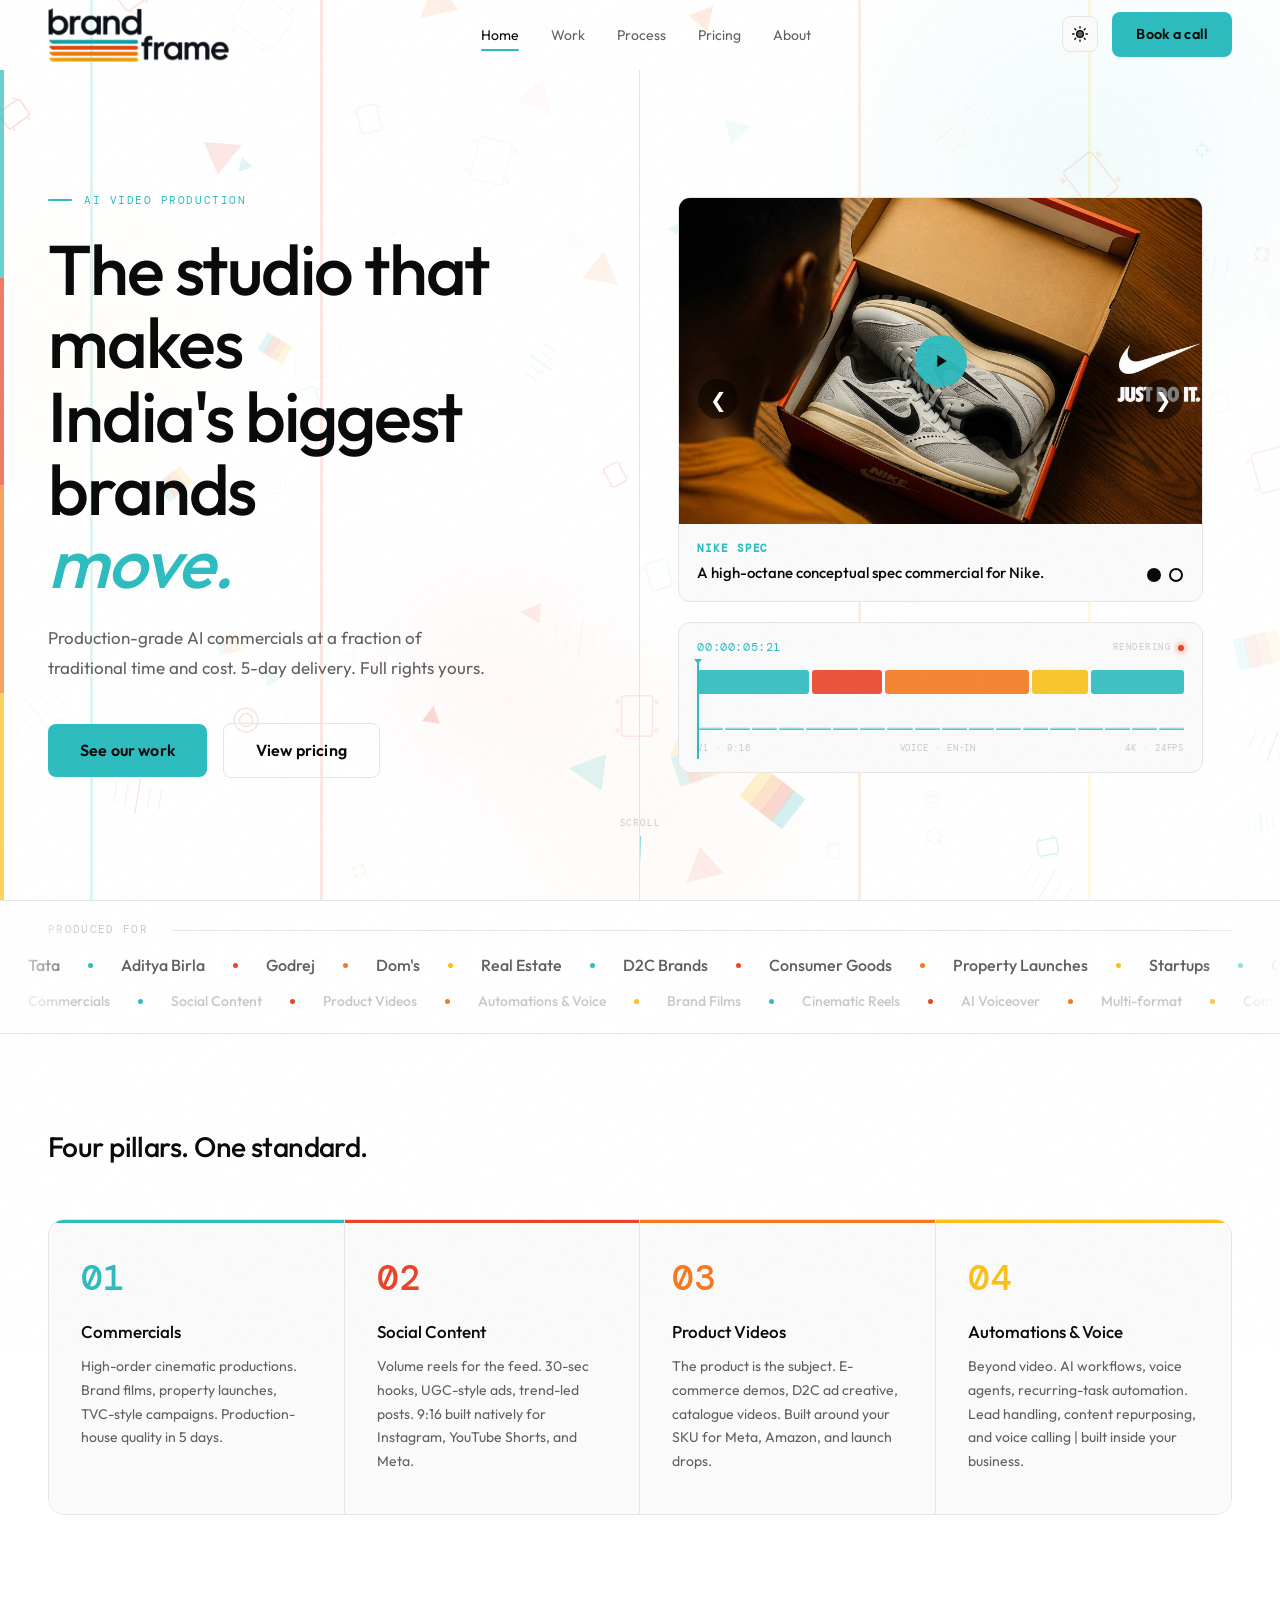
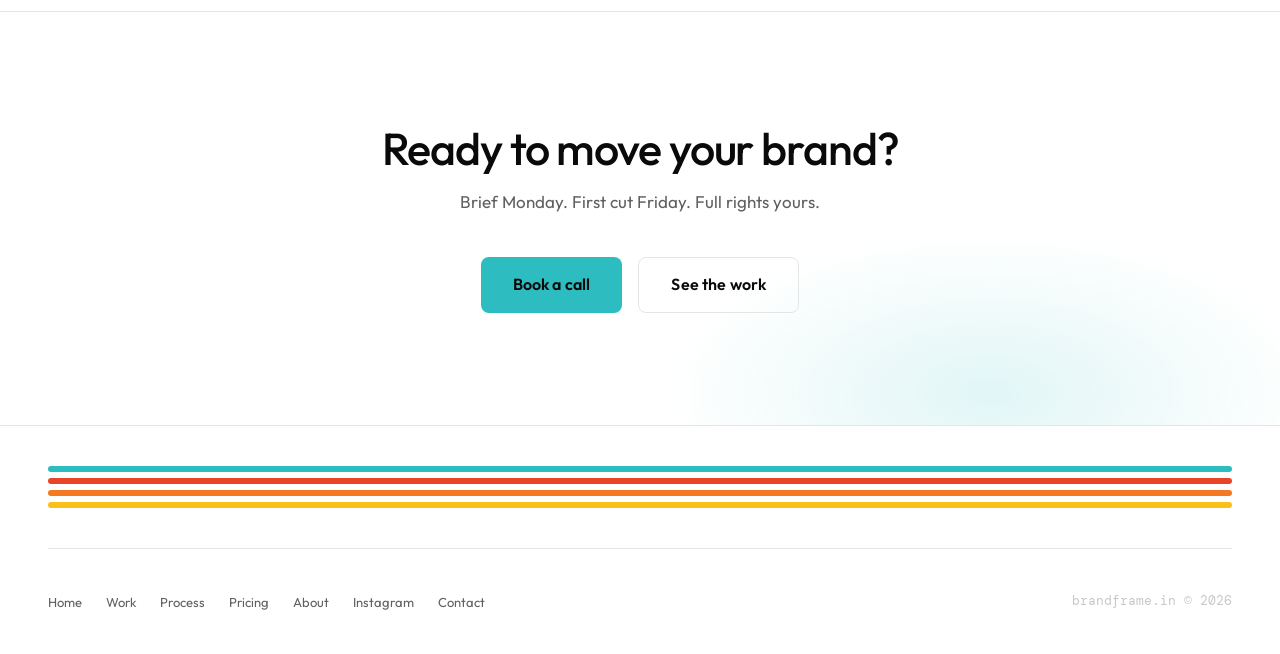
<file: index.html>
<!DOCTYPE html>
<html lang="en" data-theme="light">
<head>
<meta charset="UTF-8">
<meta name="viewport" content="width=device-width, initial-scale=1.0">
<title>BrandFrame AI | Production-Grade AI Video for Indian Brands</title>
<meta name="description" content="AI-generated commercials, social content, and product videos for India's biggest brands. 5-day delivery.">
<link rel="preconnect" href="https://fonts.googleapis.com"><link rel="preconnect" href="https://fonts.gstatic.com" crossorigin><link href="https://fonts.googleapis.com/css2?family=Outfit:wght@300;400;500;600;800&family=DM+Mono:wght@400;500&display=swap" rel="stylesheet">
<link rel="stylesheet" href="assets/brandframe.css">
</head>
<body>
<div id="scroll-prog" aria-hidden="true"></div>
<div class="grain" aria-hidden="true"></div>
<div class="vstripes" aria-hidden="true"><div class="vs vs-1"></div><div class="vs vs-2"></div><div class="vs vs-3"></div><div class="vs vs-4"></div></div><nav id="nav"><div class="wrap nav-row"><a href="/" class="logo-link" aria-label="BrandFrame AI home"><img src="assets/logo-dark.png?v=2" class="logo-img logo-dark" alt="BrandFrame AI"><img src="assets/logo-light.png?v=2" class="logo-img logo-light" alt="BrandFrame AI"></a><ul class="nav-links" role="navigation"><li><a href="/" class="active">Home</a></li><li><a href="work.html">Work</a></li><li><a href="process.html">Process</a></li><li><a href="pricing.html">Pricing</a></li><li><a href="about.html">About</a></li></ul><div class="nav-end"><button class="theme-btn" onclick="toggleTheme()" aria-label="Toggle colour mode"><svg class="t-moon" viewBox="0 0 24 24"><path d="M21 12.79A9 9 0 1 1 11.21 3 7 7 0 0 0 21 12.79z"/></svg><svg class="t-sun" viewBox="0 0 24 24" fill="none" stroke="currentColor" stroke-width="2" stroke-linecap="round"><circle cx="12" cy="12" r="5"/><line x1="12" y1="1" x2="12" y2="3"/><line x1="12" y1="21" x2="12" y2="23"/><line x1="4.22" y1="4.22" x2="5.64" y2="5.64"/><line x1="18.36" y1="18.36" x2="19.78" y2="19.78"/><line x1="1" y1="12" x2="3" y2="12"/><line x1="21" y1="12" x2="23" y2="12"/><line x1="4.22" y1="19.78" x2="5.64" y2="18.36"/><line x1="18.36" y1="5.64" x2="19.78" y2="4.22"/></svg></button><a href="javascript:void(0)" onclick="openBookModal(event)" class="btn btn-gold">Book a call</a><button class="ham" onclick="toggleMnav()" aria-label="Menu" aria-expanded="false"><span></span><span></span><span></span></button></div></div></nav>
<div id="mnav" role="navigation"><a href="/" class="active" onclick="closeMnav()">Home</a><a href="work.html" onclick="closeMnav()">Work</a><a href="process.html" onclick="closeMnav()">Process</a><a href="pricing.html" onclick="closeMnav()">Pricing</a><a href="about.html" onclick="closeMnav()">About</a><a href="javascript:void(0)" onclick="openBookModal(event); closeMnav()" class="btn btn-gold">Book a call</a></div><section class="hero" aria-label="Hero"><canvas class="fx-canvas" id="fxCanvas" aria-hidden="true"></canvas><div class="hero-orb hero-orb-1" aria-hidden="true"></div><div class="hero-orb hero-orb-2" aria-hidden="true"></div><div class="hero-orb hero-orb-3" aria-hidden="true"></div><div class="hero-orb hero-orb-4" aria-hidden="true"></div><div class="hero-bars" aria-hidden="true"><span class="hb1"></span><span class="hb2"></span><span class="hb3"></span><span class="hb4"></span></div><div class="hero-l"><div class="hero-ey"><div class="hero-ey-line"></div><span class="label">AI Video Production</span></div><h1 class="d-xl hero-h1"><span class="w" style="--i:0">The</span> <span class="w" style="--i:1">studio</span> <span class="w" style="--i:2">that</span> <span class="w" style="--i:3">makes</span><br><span class="w" style="--i:4">India's</span> <span class="w" style="--i:5">biggest</span> <span class="w" style="--i:6">brands</span><br><em class="w gold" style="--i:7">move.</em></h1><p class="body-lg hero-sub">Production-grade AI commercials at a fraction of traditional time and cost. 5-day delivery. Full rights yours.</p><div class="hero-ctas"><a href="work.html" class="btn btn-gold btn-lg">See our work</a><a href="pricing.html" class="btn btn-ghost btn-lg">View pricing</a></div></div><div class="hero-r hero-r-single">
<div class="slider-container" style="position:relative; width:100%;">
<div class="vc hero-feature h-slide active" onclick="openVideo('spec2')" role="button" tabindex="0" aria-label="Watch Spec Video 2" style="display:block;"><div class="vc-thumb"><img src="assets/thumb-nike.jpg" alt="Nike Spec Video" loading="eager"><div class="vplay" aria-hidden="true"><svg viewBox="0 0 24 24"><polygon points="5,3 19,12 5,21"/></svg></div></div><div class="vc-meta"><div class="vc-tag">Nike Spec</div><div class="vc-title">A high-octane conceptual spec commercial for Nike.</div></div></div>
<div class="vc hero-feature h-slide" onclick="openVideo('reel')" role="button" tabindex="0" aria-label="Watch the showreel" style="display:none;"><div class="vc-thumb"><img src="assets/thumb-zombieto.png" alt="Zombieto concept" loading="lazy"><div class="vplay" aria-hidden="true"><svg viewBox="0 0 24 24"><polygon points="5,3 19,12 5,21"/></svg></div></div><div class="vc-meta"><div class="vc-tag">Zombieto</div><div class="vc-title">A concept on Zomato.</div></div></div>
<button class="s-arrow s-prev" onclick="event.stopPropagation(); setSlide(document.querySelector('.sdot.active') === document.querySelectorAll('.sdot')[0] ? 1 : 0);" aria-label="Previous slide" style="position:absolute; left:20px; top:50%; transform:translateY(-50%); width:40px; height:40px; border-radius:50%; background:rgba(0,0,0,0.5); color:white; border:none; cursor:pointer; z-index:10; display:flex; align-items:center; justify-content:center; font-size: 20px; transition: background 0.2s;">&#10094;</button>
<button class="s-arrow s-next" onclick="event.stopPropagation(); setSlide(document.querySelector('.sdot.active') === document.querySelectorAll('.sdot')[0] ? 1 : 0);" aria-label="Next slide" style="position:absolute; right:20px; top:50%; transform:translateY(-50%); width:40px; height:40px; border-radius:50%; background:rgba(0,0,0,0.5); color:white; border:none; cursor:pointer; z-index:10; display:flex; align-items:center; justify-content:center; font-size: 20px; transition: background 0.2s;">&#10095;</button>
<div class="slider-dots" style="position:absolute; bottom:20px; right:20px; display:flex; gap:8px; z-index:10; pointer-events:auto;">
  <button class="sdot active" onclick="event.stopPropagation(); setSlide(0);" aria-label="Slide 1" style="width:14px;height:14px;border-radius:50%;border:2px solid var(--text);background:var(--text);cursor:pointer;padding:0;"></button>
  <button class="sdot" onclick="event.stopPropagation(); setSlide(1);" aria-label="Slide 2" style="width:14px;height:14px;border-radius:50%;border:2px solid var(--text);background:transparent;cursor:pointer;padding:0;"></button>
</div>
</div>
<div class="edl" aria-hidden="true"><div class="edl-top"><span class="edl-tc" id="edlTc">00:00:04:12</span><div class="edl-trans"><span class="edl-lbl">Rendering</span><i class="live"></i></div></div><div class="edl-track"><div class="edl-clip" style="flex:2.4;background:#2DBCBF"></div><div class="edl-clip" style="flex:1.5;background:#E84428"></div><div class="edl-clip" style="flex:3.1;background:#F47920"></div><div class="edl-clip" style="flex:1.2;background:#FAC018"></div><div class="edl-clip" style="flex:2;background:#2DBCBF"></div></div><div class="edl-wave"><i style="animation-delay:0s"></i><i style="animation-delay:.1s"></i><i style="animation-delay:.25s"></i><i style="animation-delay:.05s"></i><i style="animation-delay:.3s"></i><i style="animation-delay:.15s"></i><i style="animation-delay:.4s"></i><i style="animation-delay:.2s"></i><i style="animation-delay:.35s"></i><i style="animation-delay:.08s"></i><i style="animation-delay:.28s"></i><i style="animation-delay:.18s"></i><i style="animation-delay:.45s"></i><i style="animation-delay:.12s"></i><i style="animation-delay:.32s"></i><i style="animation-delay:.22s"></i><i style="animation-delay:.38s"></i><i style="animation-delay:.06s"></i></div><div class="edl-ruler"><span>V1 &middot; 9:16</span><span>VOICE &middot; EN-IN</span><span>4K &middot; 24FPS</span></div><div class="edl-playhead"></div></div></div><div class="scroll-hint" id="scrollHint" aria-hidden="true"><span class="scroll-hint-label">Scroll</span><div class="scroll-hint-line"></div></div></section><div class="mq-strip" aria-label="Clients and services"><div class="mq-header"><span class="mq-lbl">Produced for</span><div class="mq-rule"></div></div><div style="overflow:hidden"><div class="mq-track"><span class="mq-item">Tata</span><span class="mq-sep mq-sep-1" aria-hidden="true"></span><span class="mq-item">Aditya Birla</span><span class="mq-sep mq-sep-2" aria-hidden="true"></span><span class="mq-item">Godrej</span><span class="mq-sep mq-sep-3" aria-hidden="true"></span><span class="mq-item">Dom's</span><span class="mq-sep mq-sep-4" aria-hidden="true"></span><span class="mq-item">Real Estate</span><span class="mq-sep mq-sep-1" aria-hidden="true"></span><span class="mq-item">D2C Brands</span><span class="mq-sep mq-sep-2" aria-hidden="true"></span><span class="mq-item">Consumer Goods</span><span class="mq-sep mq-sep-3" aria-hidden="true"></span><span class="mq-item">Property Launches</span><span class="mq-sep mq-sep-4" aria-hidden="true"></span><span class="mq-item">Startups</span><span class="mq-sep mq-sep-1" aria-hidden="true"></span><span class="mq-item">OTT & Broadcast</span><span class="mq-sep mq-sep-2" aria-hidden="true"></span><span class="mq-item">Fashion</span><span class="mq-sep mq-sep-3" aria-hidden="true"></span><span class="mq-item">Food & Beverage</span><span class="mq-sep mq-sep-4" aria-hidden="true"></span><span class="mq-item">Tata</span><span class="mq-sep mq-sep-1" aria-hidden="true"></span><span class="mq-item">Aditya Birla</span><span class="mq-sep mq-sep-2" aria-hidden="true"></span><span class="mq-item">Godrej</span><span class="mq-sep mq-sep-3" aria-hidden="true"></span><span class="mq-item">Dom's</span><span class="mq-sep mq-sep-4" aria-hidden="true"></span><span class="mq-item">Real Estate</span><span class="mq-sep mq-sep-1" aria-hidden="true"></span><span class="mq-item">D2C Brands</span><span class="mq-sep mq-sep-2" aria-hidden="true"></span><span class="mq-item">Consumer Goods</span><span class="mq-sep mq-sep-3" aria-hidden="true"></span><span class="mq-item">Property Launches</span><span class="mq-sep mq-sep-4" aria-hidden="true"></span><span class="mq-item">Startups</span><span class="mq-sep mq-sep-1" aria-hidden="true"></span><span class="mq-item">OTT & Broadcast</span><span class="mq-sep mq-sep-2" aria-hidden="true"></span><span class="mq-item">Fashion</span><span class="mq-sep mq-sep-3" aria-hidden="true"></span><span class="mq-item">Food & Beverage</span><span class="mq-sep mq-sep-4" aria-hidden="true"></span><span class="mq-item">Tata</span><span class="mq-sep mq-sep-1" aria-hidden="true"></span><span class="mq-item">Aditya Birla</span><span class="mq-sep mq-sep-2" aria-hidden="true"></span><span class="mq-item">Godrej</span><span class="mq-sep mq-sep-3" aria-hidden="true"></span><span class="mq-item">Dom's</span><span class="mq-sep mq-sep-4" aria-hidden="true"></span><span class="mq-item">Real Estate</span><span class="mq-sep mq-sep-1" aria-hidden="true"></span><span class="mq-item">D2C Brands</span><span class="mq-sep mq-sep-2" aria-hidden="true"></span><span class="mq-item">Consumer Goods</span><span class="mq-sep mq-sep-3" aria-hidden="true"></span><span class="mq-item">Property Launches</span><span class="mq-sep mq-sep-4" aria-hidden="true"></span><span class="mq-item">Startups</span><span class="mq-sep mq-sep-1" aria-hidden="true"></span><span class="mq-item">OTT & Broadcast</span><span class="mq-sep mq-sep-2" aria-hidden="true"></span><span class="mq-item">Fashion</span><span class="mq-sep mq-sep-3" aria-hidden="true"></span><span class="mq-item">Food & Beverage</span><span class="mq-sep mq-sep-4" aria-hidden="true"></span></div></div><div style="overflow:hidden;margin-top:.25rem"><div class="mq-track mq-track-2"><span class="mq-item" style="font-size:.875rem;color:var(--dim)">Commercials</span><span class="mq-sep mq-sep-1" aria-hidden="true"></span><span class="mq-item" style="font-size:.875rem;color:var(--dim)">Social Content</span><span class="mq-sep mq-sep-2" aria-hidden="true"></span><span class="mq-item" style="font-size:.875rem;color:var(--dim)">Product Videos</span><span class="mq-sep mq-sep-3" aria-hidden="true"></span><span class="mq-item" style="font-size:.875rem;color:var(--dim)">Automations & Voice</span><span class="mq-sep mq-sep-4" aria-hidden="true"></span><span class="mq-item" style="font-size:.875rem;color:var(--dim)">Brand Films</span><span class="mq-sep mq-sep-1" aria-hidden="true"></span><span class="mq-item" style="font-size:.875rem;color:var(--dim)">Cinematic Reels</span><span class="mq-sep mq-sep-2" aria-hidden="true"></span><span class="mq-item" style="font-size:.875rem;color:var(--dim)">AI Voiceover</span><span class="mq-sep mq-sep-3" aria-hidden="true"></span><span class="mq-item" style="font-size:.875rem;color:var(--dim)">Multi-format</span><span class="mq-sep mq-sep-4" aria-hidden="true"></span><span class="mq-item" style="font-size:.875rem;color:var(--dim)">Commercials</span><span class="mq-sep mq-sep-1" aria-hidden="true"></span><span class="mq-item" style="font-size:.875rem;color:var(--dim)">Social Content</span><span class="mq-sep mq-sep-2" aria-hidden="true"></span><span class="mq-item" style="font-size:.875rem;color:var(--dim)">Product Videos</span><span class="mq-sep mq-sep-3" aria-hidden="true"></span><span class="mq-item" style="font-size:.875rem;color:var(--dim)">Automations & Voice</span><span class="mq-sep mq-sep-4" aria-hidden="true"></span><span class="mq-item" style="font-size:.875rem;color:var(--dim)">Brand Films</span><span class="mq-sep mq-sep-1" aria-hidden="true"></span><span class="mq-item" style="font-size:.875rem;color:var(--dim)">Cinematic Reels</span><span class="mq-sep mq-sep-2" aria-hidden="true"></span><span class="mq-item" style="font-size:.875rem;color:var(--dim)">AI Voiceover</span><span class="mq-sep mq-sep-3" aria-hidden="true"></span><span class="mq-item" style="font-size:.875rem;color:var(--dim)">Multi-format</span><span class="mq-sep mq-sep-4" aria-hidden="true"></span><span class="mq-item" style="font-size:.875rem;color:var(--dim)">Commercials</span><span class="mq-sep mq-sep-1" aria-hidden="true"></span><span class="mq-item" style="font-size:.875rem;color:var(--dim)">Social Content</span><span class="mq-sep mq-sep-2" aria-hidden="true"></span><span class="mq-item" style="font-size:.875rem;color:var(--dim)">Product Videos</span><span class="mq-sep mq-sep-3" aria-hidden="true"></span><span class="mq-item" style="font-size:.875rem;color:var(--dim)">Automations & Voice</span><span class="mq-sep mq-sep-4" aria-hidden="true"></span><span class="mq-item" style="font-size:.875rem;color:var(--dim)">Brand Films</span><span class="mq-sep mq-sep-1" aria-hidden="true"></span><span class="mq-item" style="font-size:.875rem;color:var(--dim)">Cinematic Reels</span><span class="mq-sep mq-sep-2" aria-hidden="true"></span><span class="mq-item" style="font-size:.875rem;color:var(--dim)">AI Voiceover</span><span class="mq-sep mq-sep-3" aria-hidden="true"></span><span class="mq-item" style="font-size:.875rem;color:var(--dim)">Multi-format</span><span class="mq-sep mq-sep-4" aria-hidden="true"></span></div></div></div><section class="sec" id="services"><div class="wrap"><div class="sec-head rv"><h2 class="d-md scramble">Four pillars. One standard.</h2></div><div class="what-g rv" style="--d:100"><div class="wc pillar-1"><div class="wc-n">01</div><div class="wc-t">Commercials</div><p class="wc-b">High-order cinematic productions. Brand films, property launches, TVC-style campaigns. Production-house quality in 5 days.</p></div><div class="wc pillar-2"><div class="wc-n">02</div><div class="wc-t">Social Content</div><p class="wc-b">Volume reels for the feed. 30-sec hooks, UGC-style ads, trend-led posts. 9:16 built natively for Instagram, YouTube Shorts, and Meta.</p></div><div class="wc pillar-3"><div class="wc-n">03</div><div class="wc-t">Product Videos</div><p class="wc-b">The product is the subject. E-commerce demos, D2C ad creative, catalogue videos. Built around your SKU for Meta, Amazon, and launch drops.</p></div><div class="wc pillar-4"><div class="wc-n">04</div><div class="wc-t">Automations &amp; Voice</div><p class="wc-b">Beyond video. AI workflows, voice agents, recurring-task automation. Lead handling, content repurposing, and voice calling | built inside your business.</p></div></div></div></section><section class="cta-sec"><div class="wrap" style="position:relative;z-index:1"><h2 class="d-lg cta-head rv scramble">Ready to move your brand?</h2><p class="body-lg cta-sub rv" style="--d:80">Brief Monday. First cut Friday. Full rights yours.</p><div class="cta-row rv" style="--d:160"><a href="javascript:void(0)" onclick="openBookModal(event)" class="btn btn-gold btn-lg">Book a call</a><a href="work.html" class="btn btn-ghost btn-lg">See the work</a></div></div></section><footer><div class="wrap"><div class="ft-converge"><div class="ft-bars"><div class="ft-bar ft-bar-1"></div><div class="ft-bar ft-bar-2"></div><div class="ft-bar ft-bar-3"></div><div class="ft-bar ft-bar-4"></div></div></div><div class="ft-row"><ul class="ft-links"><li><a href="/">Home</a></li><li><a href="work.html">Work</a></li><li><a href="process.html">Process</a></li><li><a href="pricing.html">Pricing</a></li><li><a href="about.html">About</a></li><li><a href="https://www.instagram.com/brandframe.ai/" target="_blank" rel="noopener noreferrer">Instagram</a></li><li><a href="javascript:void(0)" onclick="openBookModal(event)">Contact</a></li></ul><div class="ft-copy">brandframe.in © 2026</div></div></div></footer><div id="vmodal" role="dialog" aria-modal="true" aria-label="Video player"><div class="vmod-w"><button class="vmod-close" onclick="closeVideo()" aria-label="Close">&#x2715;</button><div id="vembed" class="vmod-embed"></div></div></div>
<div id="bookModal" role="dialog" aria-modal="true" aria-label="Book a call" style="display:none;position:fixed;inset:0;background:rgba(0,0,0,.9);z-index:300;align-items:center;justify-content:center;backdrop-filter:blur(10px);-webkit-backdrop-filter:blur(10px);">
  <div class="vmod-w" style="background:var(--surf); border:.5px solid var(--border); border-radius:12px; padding:2.5rem; max-width:500px; width:92vw;">
    <button class="vmod-close" onclick="closeBookModal()" aria-label="Close">&#x2715;</button>
    <h3 style="font-size:1.5rem; margin-bottom:1rem; color:var(--text);">Book a Call</h3>
    <p style="color:var(--muted); font-size:.9375rem; margin-bottom:1.5rem; line-height:1.5;">Please share a few details so we can best prepare for our meeting. Once submitted, you'll be redirected to pick a time.</p>
    <form onsubmit="submitBookForm(event)" style="display:flex; flex-direction:column; gap:1.25rem;">
      <div>
        <label style="display:block; font-size:.875rem; color:var(--dim); margin-bottom:.5rem; font-family:'DM Mono',monospace; text-transform:uppercase;">Name</label>
        <input type="text" id="bfName" required style="width:100%; background:var(--bg); border:1px solid var(--border); padding:.875rem; border-radius:8px; color:var(--text); outline:none;">
      </div>
      <div>
        <label style="display:block; font-size:.875rem; color:var(--dim); margin-bottom:.5rem; font-family:'DM Mono',monospace; text-transform:uppercase;">Company</label>
        <input type="text" id="bfCompany" required style="width:100%; background:var(--bg); border:1px solid var(--border); padding:.875rem; border-radius:8px; color:var(--text); outline:none;">
      </div>
      <div>
        <label style="display:block; font-size:.875rem; color:var(--dim); margin-bottom:.5rem; font-family:'DM Mono',monospace; text-transform:uppercase;">Budget</label>
        <select id="bfBudget" required style="width:100%; background:var(--bg); border:1px solid var(--border); padding:.875rem; border-radius:8px; color:var(--text); outline:none; font-family:inherit; appearance:none;">
          <option value="" disabled selected>Select Budget</option>
          <option value="10k-20k">10k-20k</option>
          <option value="20-40k">20-40k</option>
          <option value="40-60k">40-60k</option>
          <option value="60k+">60k+</option>
        </select>
      </div>
      <div>
        <label style="display:block; font-size:.875rem; color:var(--dim); margin-bottom:.5rem; font-family:'DM Mono',monospace; text-transform:uppercase;">Requirements / Topic</label>
        <textarea id="bfReq" required rows="3" style="width:100%; background:var(--bg); border:1px solid var(--border); padding:.875rem; border-radius:8px; color:var(--text); resize:vertical; outline:none; font-family:inherit;"></textarea>
      </div>
      <button type="submit" class="btn btn-gold" style="width:100%; justify-content:center; margin-top:.5rem;">Continue to Calendar</button>
    </form>
  </div>
</div>
<script src="assets/brandframe.js"></script>
</body>
</html>
</file>
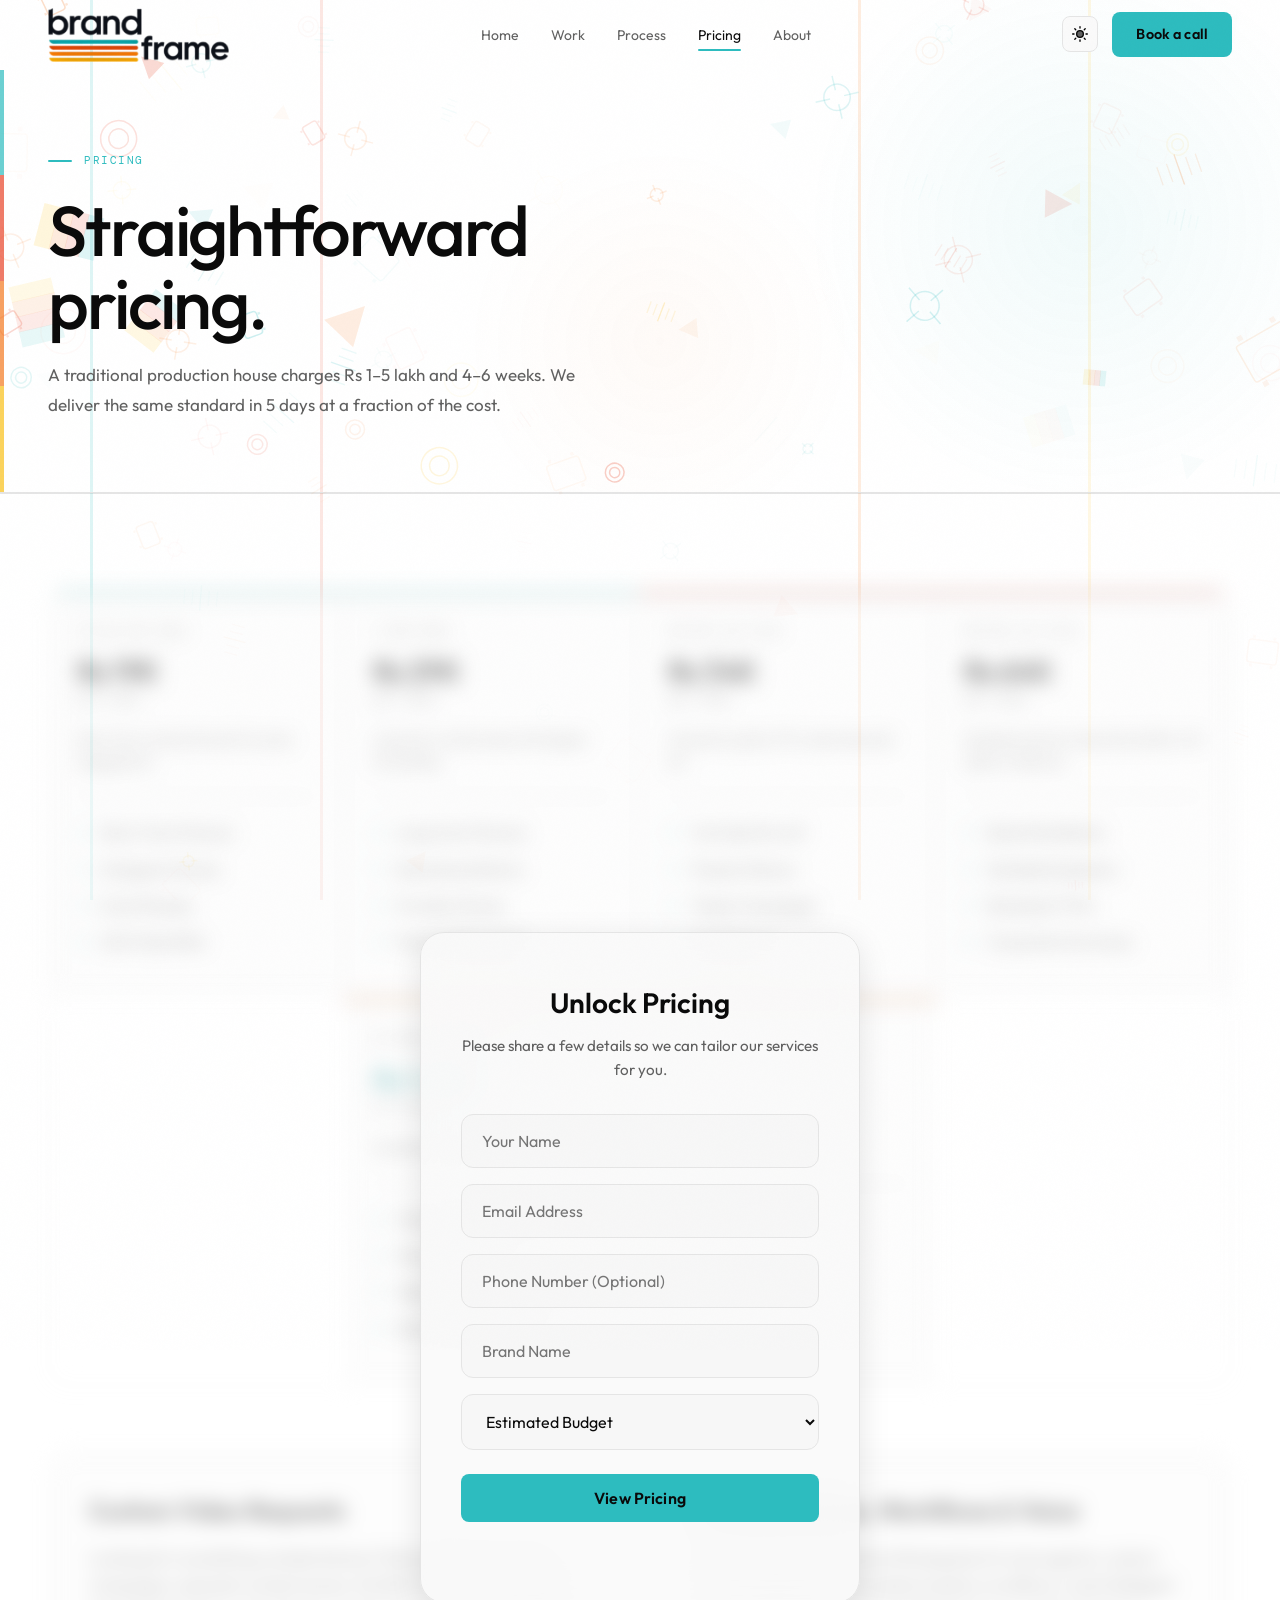
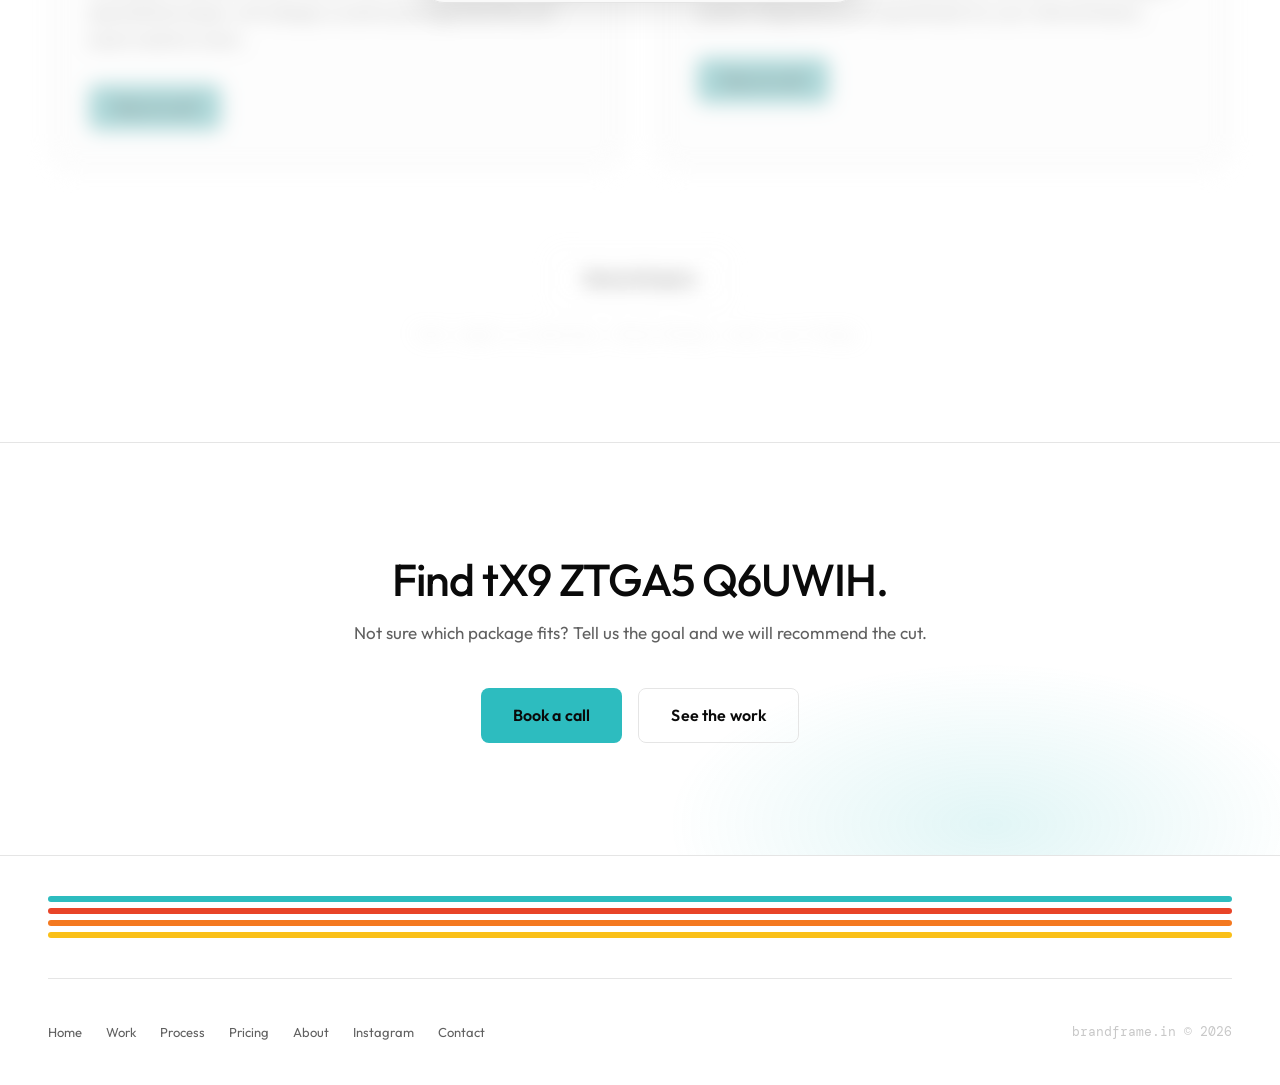
<file: pricing.html>
<!DOCTYPE html>
<html lang="en" data-theme="light">
<head>
<meta charset="UTF-8">
<meta name="viewport" content="width=device-width, initial-scale=1.0">
<title>Pricing | BrandFrame AI</title>
<meta name="description" content="Straightforward per-video and monthly retainer pricing. Production-house quality in 5 days.">
<link rel="preconnect" href="https://fonts.googleapis.com"><link rel="preconnect" href="https://fonts.gstatic.com" crossorigin><link href="https://fonts.googleapis.com/css2?family=Outfit:wght@300;400;500;600;800&family=DM+Mono:wght@400;500&display=swap" rel="stylesheet">
<link rel="stylesheet" href="assets/brandframe.css">
</head>
<body>
<div id="scroll-prog" aria-hidden="true"></div>
<div class="grain" aria-hidden="true"></div>
<div class="vstripes" aria-hidden="true"><div class="vs vs-1"></div><div class="vs vs-2"></div><div class="vs vs-3"></div><div class="vs vs-4"></div></div><nav id="nav"><div class="wrap nav-row"><a href="/" class="logo-link" aria-label="BrandFrame AI home"><img src="assets/logo-dark.png?v=2" class="logo-img logo-dark" alt="BrandFrame AI"><img src="assets/logo-light.png?v=2" class="logo-img logo-light" alt="BrandFrame AI"></a><ul class="nav-links" role="navigation"><li><a href="/">Home</a></li><li><a href="work.html">Work</a></li><li><a href="process.html">Process</a></li><li><a href="pricing.html" class="active">Pricing</a></li><li><a href="about.html">About</a></li></ul><div class="nav-end"><button class="theme-btn" onclick="toggleTheme()" aria-label="Toggle colour mode"><svg class="t-moon" viewBox="0 0 24 24"><path d="M21 12.79A9 9 0 1 1 11.21 3 7 7 0 0 0 21 12.79z"/></svg><svg class="t-sun" viewBox="0 0 24 24" fill="none" stroke="currentColor" stroke-width="2" stroke-linecap="round"><circle cx="12" cy="12" r="5"/><line x1="12" y1="1" x2="12" y2="3"/><line x1="12" y1="21" x2="12" y2="23"/><line x1="4.22" y1="4.22" x2="5.64" y2="5.64"/><line x1="18.36" y1="18.36" x2="19.78" y2="19.78"/><line x1="1" y1="12" x2="3" y2="12"/><line x1="21" y1="12" x2="23" y2="12"/><line x1="4.22" y1="19.78" x2="5.64" y2="18.36"/><line x1="18.36" y1="5.64" x2="19.78" y2="4.22"/></svg></button><a href="mailto:pranay@brandframe.in" class="btn btn-gold">Book a call</a><button class="ham" onclick="toggleMnav()" aria-label="Menu" aria-expanded="false"><span></span><span></span><span></span></button></div></div></nav>
<div id="mnav" role="navigation"><a href="/" onclick="closeMnav()">Home</a><a href="work.html" onclick="closeMnav()">Work</a><a href="process.html" onclick="closeMnav()">Process</a><a href="pricing.html" class="active" onclick="closeMnav()">Pricing</a><a href="about.html" onclick="closeMnav()">About</a><a href="mailto:pranay@brandframe.in" class="btn btn-gold">Book a call</a></div><section class="page-hero"><canvas class="fx-canvas" id="fxCanvas" aria-hidden="true"></canvas><div class="hero-orb hero-orb-1" aria-hidden="true"></div><div class="hero-orb hero-orb-3" aria-hidden="true"></div><div class="hero-bars" aria-hidden="true"><span class="hb1"></span><span class="hb2"></span><span class="hb3"></span><span class="hb4"></span></div><div class="wrap"><div class="page-hero-ey"><div class="hero-ey-line"></div><span class="label">Pricing</span></div><h1 class="d-xl">Straightforward pricing.</h1><p class="body-lg">A traditional production house charges Rs 1–5 lakh and 4–6 weeks. We deliver the same standard in 5 days at a fraction of the cost.</p></div></section><section class="sec sec-top" id="pricing"><div class="wrap" style="position:relative;"><div id="pricingContent" class="gated-pricing-content"><div class="price-g rv" style="--d:100"><div class="pc" style="--pc:#2DBCBF"><div class="pc-fmt">15-30 Sec Reel</div><div class="pc-price">Rs 19K</div><div class="pc-unit">per video</div><p class="pc-note">Short-form vertical formats for quick engagement.</p><ul class="pc-list"><li>Short-form Promos</li><li>Instagram Stories</li><li>Event Recaps</li><li>UGC Style Edits</li></ul></div><div class="pc" style="--pc:#2DBCBF"><div class="pc-fmt">1 Min Reel</div><div class="pc-price">Rs 29K</div><div class="pc-unit">per video</div><p class="pc-note">Long-form vertical reels with deeper storytelling.</p><ul class="pc-list"><li>Long-form Promos</li><li>Educational Shorts</li><li>Founder Stories</li><li>Product Showcases</li></ul></div><div class="pc" style="--pc:#E84428"><div class="pc-fmt">30-sec Ad Film</div><div class="pc-price">Rs 34K</div><div class="pc-unit">per video</div><p class="pc-note">Cinematic quality TVC-style horizontal ad.</p><ul class="pc-list"><li>YouTube Pre-roll</li><li>Product Demos</li><li>Teaser Campaigns</li><li>App Promos</li></ul></div><div class="pc" style="--pc:#E84428"><div class="pc-fmt">60-sec Ad Film</div><div class="pc-price">Rs 64K</div><div class="pc-unit">per video</div><p class="pc-note">Detailed premium horizontal ad film. Full rights on delivery.</p><ul class="pc-list"><li>Brand Manifestos</li><li>Detailed Explainers</li><li>Broadcast TVCs</li><li>Corporate Overviews</li></ul></div><div class="pc featured" style="--pc:#F47920"><div class="pc-fmt">AI Music/Brand Film</div><div class="pc-price">Rs 1.54L</div><div class="pc-unit">2–2.5 mins</div><p class="pc-note">Complete high-end AI brand film or music video production.</p><ul class="pc-list"><li>Fully Generated AI Shorts</li><li>Music Visualizers</li><li>High-end Conceptual Art</li><li>Narrative Brand Films</li></ul></div></div><div class="price-extras rv" style="--d:150"><div class="price-extra-card"><h3 class="pe-title">Custom Video Requests</h3><p class="pe-desc">Looking for something outside the box? We handle multi-video campaigns, episodic content series, full 3D/VFX work, and highly specialized scopes. Let's design a custom package that fits your exact creative vision.</p><a href="mailto:pranay@brandframe.in" class="btn btn-gold">Hop on a call</a></div><div class="price-extra-card"><h3 class="pe-title">AI Automations, Workflows & Voice</h3><p class="pe-desc">Supercharge your brand with bespoke AI voice agents, custom content pipelines, automated creation workflows, and intelligent system integrations built specifically for your internal teams.</p><a href="mailto:pranay@brandframe.in" class="btn btn-gold">Hop on a call</a></div></div><div class="price-cta rv" style="--d:200"><a href="mailto:pranay@brandframe.in" class="btn btn-ghost btn-lg">General Inquiry</a><p class="price-fn">Full rights on delivery. Brief Monday, first cut Friday.</p></div></div><div id="pricingGatedOverlay" class="gated-overlay"><div class="gated-card"><h3 class="gated-head">Unlock Pricing</h3><p class="gated-sub">Please share a few details so we can tailor our services for you.</p><form id="gatedPricingForm" class="gated-form"><input type="text" name="name" placeholder="Your Name" required><input type="email" name="email" placeholder="Email Address" required><input type="tel" name="phone" placeholder="Phone Number (Optional)"><input type="text" name="brandName" placeholder="Brand Name" required><select name="budget" required><option value="" disabled selected>Estimated Budget</option><option value="10k-20k">10k-20k</option><option value="20-40k">20-40k</option><option value="40-60k">40-60k</option><option value="60k+">60k+</option></select><button type="submit" class="btn btn-gold btn-lg" id="gatedSubmitBtn">View Pricing</button><div id="gatedFormMsg" class="gated-msg"></div></form></div></div></div></section><section class="cta-sec"><div class="wrap" style="position:relative;z-index:1"><h2 class="d-lg cta-head rv scramble">Find the right format.</h2><p class="body-lg cta-sub rv" style="--d:80">Not sure which package fits? Tell us the goal and we will recommend the cut.</p><div class="cta-row rv" style="--d:160"><a href="mailto:pranay@brandframe.in" class="btn btn-gold btn-lg">Book a call</a><a href="work.html" class="btn btn-ghost btn-lg">See the work</a></div></div></section><footer><div class="wrap"><div class="ft-converge"><div class="ft-bars"><div class="ft-bar ft-bar-1"></div><div class="ft-bar ft-bar-2"></div><div class="ft-bar ft-bar-3"></div><div class="ft-bar ft-bar-4"></div></div></div><div class="ft-row"><ul class="ft-links"><li><a href="/">Home</a></li><li><a href="work.html">Work</a></li><li><a href="process.html">Process</a></li><li><a href="pricing.html">Pricing</a></li><li><a href="about.html">About</a></li><li><a href="https://www.instagram.com/brandframe.ai/" target="_blank" rel="noopener noreferrer">Instagram</a></li><li><a href="mailto:pranay@brandframe.in">Contact</a></li></ul><div class="ft-copy">brandframe.in © 2026</div></div></div></footer><div id="vmodal" role="dialog" aria-modal="true" aria-label="Video player"><div class="vmod-w"><button class="vmod-close" onclick="closeVideo()" aria-label="Close">&#x2715;</button><div id="vembed" class="vmod-embed"></div></div></div>
<script src="assets/brandframe.js"></script>
</body>
</html>
</file>
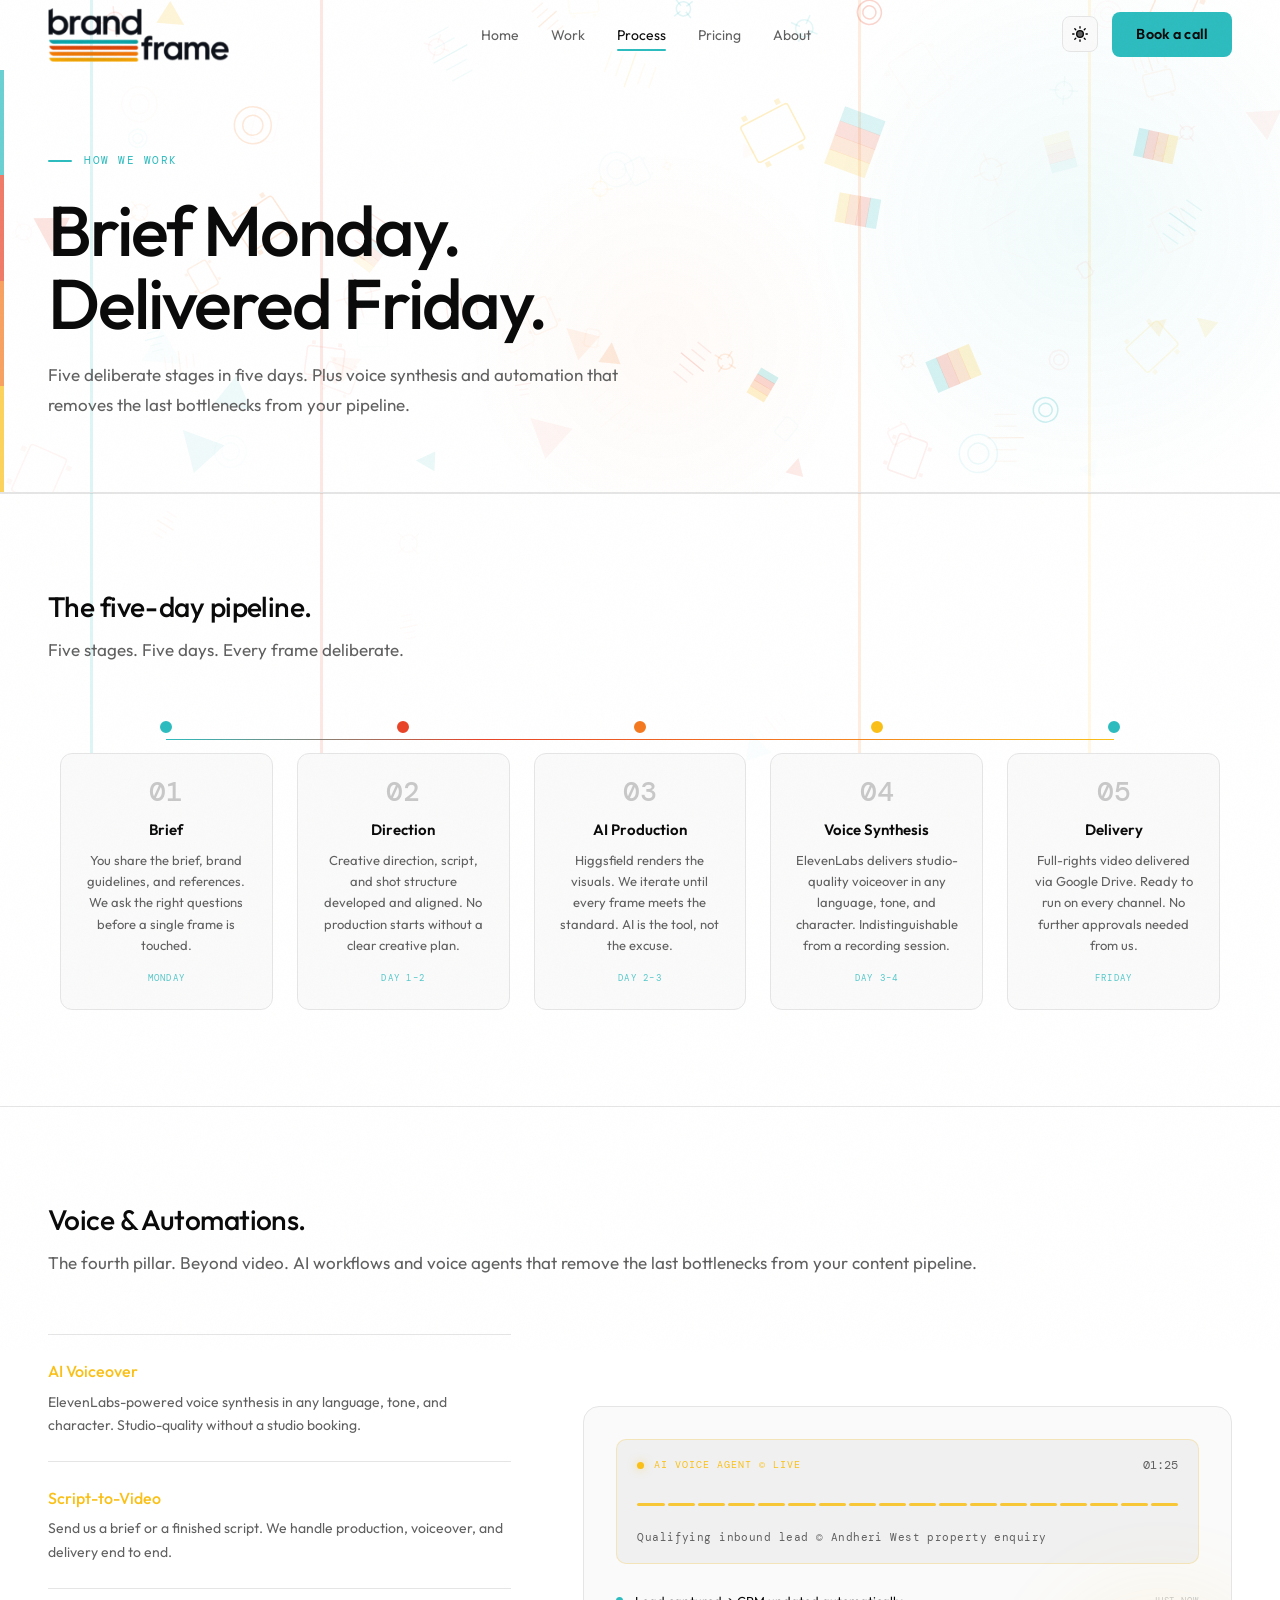
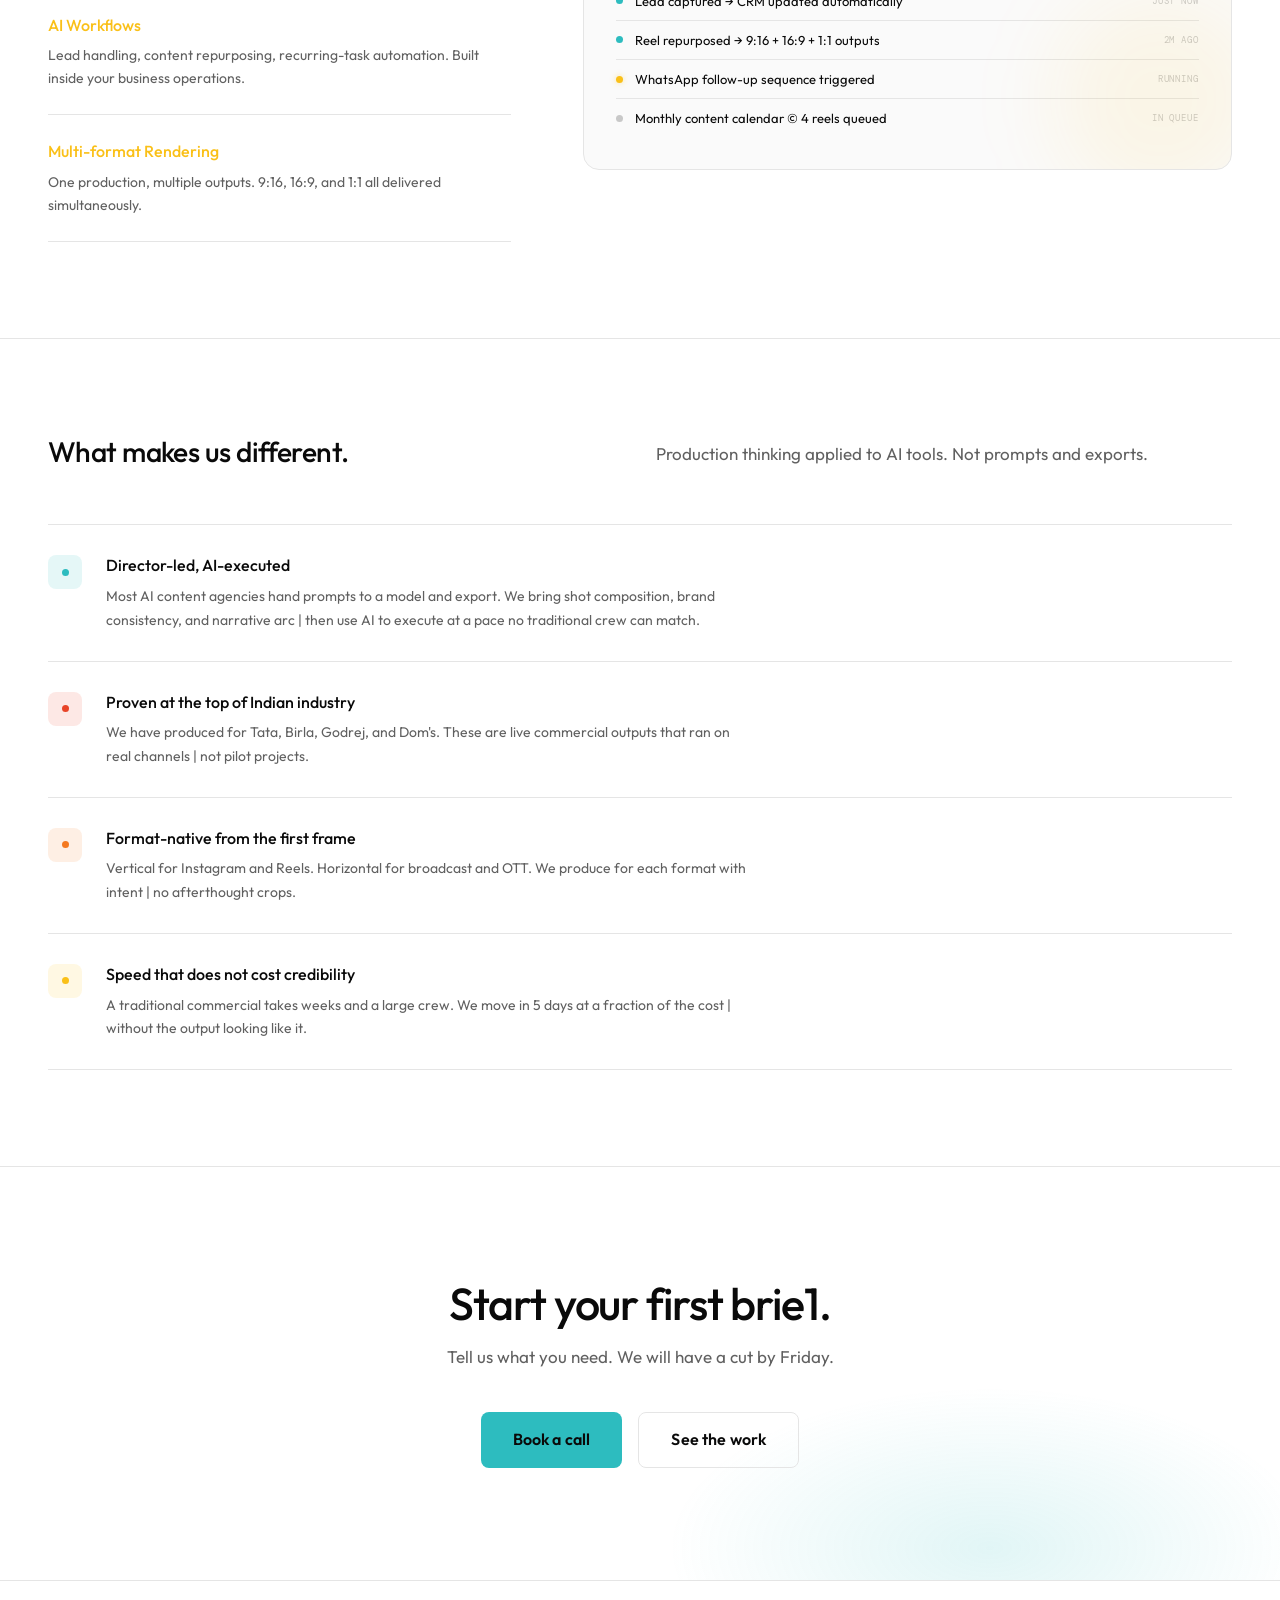
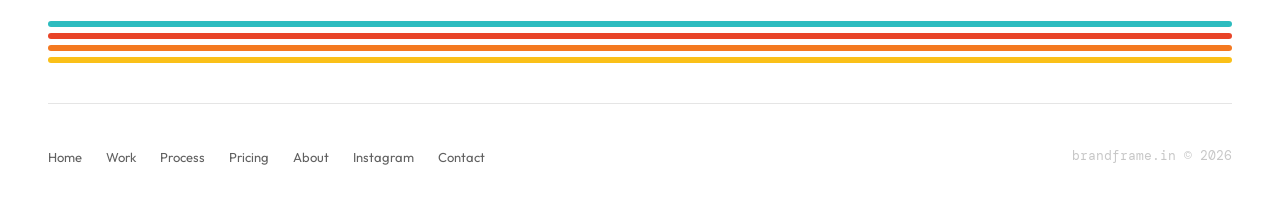
<file: process.html>
<!DOCTYPE html>
<html lang="en" data-theme="light">
<head>
<meta charset="UTF-8">
<meta name="viewport" content="width=device-width, initial-scale=1.0">
<title>Process | BrandFrame AI</title>
<meta name="description" content="Brief Monday, delivered Friday. Five deliberate stages plus voice and automation.">
<link rel="preconnect" href="https://fonts.googleapis.com"><link rel="preconnect" href="https://fonts.gstatic.com" crossorigin><link href="https://fonts.googleapis.com/css2?family=Outfit:wght@300;400;500;600;800&family=DM+Mono:wght@400;500&display=swap" rel="stylesheet">
<link rel="stylesheet" href="assets/brandframe.css">
</head>
<body>
<div id="scroll-prog" aria-hidden="true"></div>
<div class="grain" aria-hidden="true"></div>
<div class="vstripes" aria-hidden="true"><div class="vs vs-1"></div><div class="vs vs-2"></div><div class="vs vs-3"></div><div class="vs vs-4"></div></div><nav id="nav"><div class="wrap nav-row"><a href="/" class="logo-link" aria-label="BrandFrame AI home"><img src="assets/logo-dark.png?v=2" class="logo-img logo-dark" alt="BrandFrame AI"><img src="assets/logo-light.png?v=2" class="logo-img logo-light" alt="BrandFrame AI"></a><ul class="nav-links" role="navigation"><li><a href="/">Home</a></li><li><a href="work.html">Work</a></li><li><a href="process.html" class="active">Process</a></li><li><a href="pricing.html">Pricing</a></li><li><a href="about.html">About</a></li></ul><div class="nav-end"><button class="theme-btn" onclick="toggleTheme()" aria-label="Toggle colour mode"><svg class="t-moon" viewBox="0 0 24 24"><path d="M21 12.79A9 9 0 1 1 11.21 3 7 7 0 0 0 21 12.79z"/></svg><svg class="t-sun" viewBox="0 0 24 24" fill="none" stroke="currentColor" stroke-width="2" stroke-linecap="round"><circle cx="12" cy="12" r="5"/><line x1="12" y1="1" x2="12" y2="3"/><line x1="12" y1="21" x2="12" y2="23"/><line x1="4.22" y1="4.22" x2="5.64" y2="5.64"/><line x1="18.36" y1="18.36" x2="19.78" y2="19.78"/><line x1="1" y1="12" x2="3" y2="12"/><line x1="21" y1="12" x2="23" y2="12"/><line x1="4.22" y1="19.78" x2="5.64" y2="18.36"/><line x1="18.36" y1="5.64" x2="19.78" y2="4.22"/></svg></button><a href="mailto:pranay@brandframe.in" class="btn btn-gold">Book a call</a><button class="ham" onclick="toggleMnav()" aria-label="Menu" aria-expanded="false"><span></span><span></span><span></span></button></div></div></nav>
<div id="mnav" role="navigation"><a href="/" onclick="closeMnav()">Home</a><a href="work.html" onclick="closeMnav()">Work</a><a href="process.html" class="active" onclick="closeMnav()">Process</a><a href="pricing.html" onclick="closeMnav()">Pricing</a><a href="about.html" onclick="closeMnav()">About</a><a href="mailto:pranay@brandframe.in" class="btn btn-gold">Book a call</a></div><section class="page-hero"><canvas class="fx-canvas" id="fxCanvas" aria-hidden="true"></canvas><div class="hero-orb hero-orb-1" aria-hidden="true"></div><div class="hero-orb hero-orb-3" aria-hidden="true"></div><div class="hero-bars" aria-hidden="true"><span class="hb1"></span><span class="hb2"></span><span class="hb3"></span><span class="hb4"></span></div><div class="wrap"><div class="page-hero-ey"><div class="hero-ey-line"></div><span class="label">How We Work</span></div><h1 class="d-xl">Brief Monday.<br>Delivered Friday.</h1><p class="body-lg">Five deliberate stages in five days. Plus voice synthesis and automation that removes the last bottlenecks from your pipeline.</p></div></section><section class="process-outer" id="process"><div class="wrap"><div class="sec-head rv"><h2 class="d-md scramble">The five-day pipeline.</h2><p class="body-lg" style="margin-top:.75rem">Five stages. Five days. Every frame deliberate.</p></div><div class="process-g" id="processG"><div class="process-line-track" aria-hidden="true"><div class="process-line-fill"></div></div><div class="ps" style="--si:0" data-si="0"><div class="ps-dot" style="--dc:#2DBCBF"></div><div class="ps-card"><div class="ps-n">01</div><div class="ps-title">Brief</div><p class="ps-desc">You share the brief, brand guidelines, and references. We ask the right questions before a single frame is touched.</p><div class="ps-day">Monday</div></div></div><div class="ps" style="--si:1" data-si="1"><div class="ps-dot" style="--dc:#E84428"></div><div class="ps-card"><div class="ps-n">02</div><div class="ps-title">Direction</div><p class="ps-desc">Creative direction, script, and shot structure developed and aligned. No production starts without a clear creative plan.</p><div class="ps-day">Day 1–2</div></div></div><div class="ps" style="--si:2" data-si="2"><div class="ps-dot" style="--dc:#F47920"></div><div class="ps-card"><div class="ps-n">03</div><div class="ps-title">AI Production</div><p class="ps-desc">Higgsfield renders the visuals. We iterate until every frame meets the standard. AI is the tool, not the excuse.</p><div class="ps-day">Day 2–3</div></div></div><div class="ps" style="--si:3" data-si="3"><div class="ps-dot" style="--dc:#FAC018"></div><div class="ps-card"><div class="ps-n">04</div><div class="ps-title">Voice Synthesis</div><p class="ps-desc">ElevenLabs delivers studio-quality voiceover in any language, tone, and character. Indistinguishable from a recording session.</p><div class="ps-day">Day 3–4</div></div></div><div class="ps" style="--si:4" data-si="4"><div class="ps-dot" style="--dc:#2DBCBF"></div><div class="ps-card"><div class="ps-n">05</div><div class="ps-title">Delivery</div><p class="ps-desc">Full-rights video delivered via Google Drive. Ready to run on every channel. No further approvals needed from us.</p><div class="ps-day">Friday</div></div></div></div></div></section><section class="sec sec-top" id="automations"><div class="wrap"><div class="sec-head rv"><h2 class="d-md scramble">Voice &amp; Automations.</h2><p class="body-lg" style="margin-top:.75rem">The fourth pillar. Beyond video. AI workflows and voice agents that remove the last bottlenecks from your content pipeline.</p></div><div class="auto-g rv" style="--d:100"><div class="auto-list"><div class="auto-item"><div class="auto-t" style="color:#FAC018">AI Voiceover</div><p class="auto-d">ElevenLabs-powered voice synthesis in any language, tone, and character. Studio-quality without a studio booking.</p></div><div class="auto-item"><div class="auto-t" style="color:#FAC018">Script-to-Video</div><p class="auto-d">Send us a brief or a finished script. We handle production, voiceover, and delivery end to end.</p></div><div class="auto-item"><div class="auto-t" style="color:#FAC018">AI Workflows</div><p class="auto-d">Lead handling, content repurposing, recurring-task automation. Built inside your business operations.</p></div><div class="auto-item"><div class="auto-t" style="color:#FAC018">Multi-format Rendering</div><p class="auto-d">One production, multiple outputs. 9:16, 16:9, and 1:1 all delivered simultaneously.</p></div></div><div class="auto-vis">
  <div class="av-call">
    <div class="av-call-hd">
      <div class="av-dot"></div>
      <span class="av-call-lbl">AI Voice Agent © Live</span>
      <span class="av-call-timer" id="avTimer">01:24</span>
    </div>
    <div class="av-wave">
      <span></span><span></span><span></span><span></span><span></span><span></span><span></span><span></span><span></span><span></span><span></span><span></span><span></span><span></span><span></span><span></span><span></span><span></span>
    </div>
    <div class="av-call-desc">Qualifying inbound lead © Andheri West property enquiry</div>
  </div>
  <div class="av-feed">
    <div class="av-row"><div class="av-row-dot av-done"></div><div class="av-row-txt">Lead captured &rarr; CRM updated automatically</div><div class="av-row-t">just now</div></div>
    <div class="av-row"><div class="av-row-dot av-done"></div><div class="av-row-txt">Reel repurposed &rarr; 9:16 + 16:9 + 1:1 outputs</div><div class="av-row-t">2m ago</div></div>
    <div class="av-row"><div class="av-row-dot av-run"></div><div class="av-row-txt">WhatsApp follow-up sequence triggered</div><div class="av-row-t">running</div></div>
    <div class="av-row"><div class="av-row-dot av-queue"></div><div class="av-row-txt">Monthly content calendar © 4 reels queued</div><div class="av-row-t">in queue</div></div>
  </div>
</div></div></div></section><section class="sec sec-top"><div class="wrap"><div class="sec-head-split rv"><h2 class="d-md scramble">What makes us different.</h2><p class="body-lg">Production thinking applied to AI tools. Not prompts and exports.</p></div><ul class="why-list"><li class="why-i rv"><div class="why-icon why-icon-1" aria-hidden="true"><div class="why-dot why-dot-1"></div></div><div><div class="why-t">Director-led, AI-executed</div><p class="why-d">Most AI content agencies hand prompts to a model and export. We bring shot composition, brand consistency, and narrative arc | then use AI to execute at a pace no traditional crew can match.</p></div></li><li class="why-i rv" style="--d:80"><div class="why-icon why-icon-2" aria-hidden="true"><div class="why-dot why-dot-2"></div></div><div><div class="why-t">Proven at the top of Indian industry</div><p class="why-d">We have produced for Tata, Birla, Godrej, and Dom's. These are live commercial outputs that ran on real channels | not pilot projects.</p></div></li><li class="why-i rv" style="--d:160"><div class="why-icon why-icon-3" aria-hidden="true"><div class="why-dot why-dot-3"></div></div><div><div class="why-t">Format-native from the first frame</div><p class="why-d">Vertical for Instagram and Reels. Horizontal for broadcast and OTT. We produce for each format with intent | no afterthought crops.</p></div></li><li class="why-i rv" style="--d:240"><div class="why-icon why-icon-4" aria-hidden="true"><div class="why-dot why-dot-4"></div></div><div><div class="why-t">Speed that does not cost credibility</div><p class="why-d">A traditional commercial takes weeks and a large crew. We move in 5 days at a fraction of the cost | without the output looking like it.</p></div></li></ul></div></section><section class="cta-sec"><div class="wrap" style="position:relative;z-index:1"><h2 class="d-lg cta-head rv scramble">Start your first brief.</h2><p class="body-lg cta-sub rv" style="--d:80">Tell us what you need. We will have a cut by Friday.</p><div class="cta-row rv" style="--d:160"><a href="mailto:pranay@brandframe.in" class="btn btn-gold btn-lg">Book a call</a><a href="work.html" class="btn btn-ghost btn-lg">See the work</a></div></div></section><footer><div class="wrap"><div class="ft-converge"><div class="ft-bars"><div class="ft-bar ft-bar-1"></div><div class="ft-bar ft-bar-2"></div><div class="ft-bar ft-bar-3"></div><div class="ft-bar ft-bar-4"></div></div></div><div class="ft-row"><ul class="ft-links"><li><a href="/">Home</a></li><li><a href="work.html">Work</a></li><li><a href="process.html">Process</a></li><li><a href="pricing.html">Pricing</a></li><li><a href="about.html">About</a></li><li><a href="https://www.instagram.com/brandframe.ai/" target="_blank" rel="noopener noreferrer">Instagram</a></li><li><a href="mailto:pranay@brandframe.in">Contact</a></li></ul><div class="ft-copy">brandframe.in © 2026</div></div></div></footer><div id="vmodal" role="dialog" aria-modal="true" aria-label="Video player"><div class="vmod-w"><button class="vmod-close" onclick="closeVideo()" aria-label="Close">&#x2715;</button><div id="vembed" class="vmod-embed"></div></div></div>
<script src="assets/brandframe.js"></script>
<script>
(function(){
  const el = document.getElementById('avTimer');
  if(!el) return;
  let s = 84;
  setInterval(()=>{ s++; const m=Math.floor(s/60), sec=s%60; el.textContent=(m<10?'0':'')+m+':'+(sec<10?'0':'')+sec; }, 1000);
})();
</script>
</body>
</html>
</file>
<file: assets/brandframe.css>
/* ── BRANDFRAME BRAND SYSTEM ── */
:root{--c1:#2DBCBF;--c2:#E84428;--c3:#F47920;--c4:#FAC018}
[data-theme="dark"]{--bg:#0A0A0A;--bg2:#111111;--surf:#161616;--surf2:#1E1E1E;--border:#252525;--text:#F5F5F5;--muted:#888888;--dim:#3A3A3A;--accent:#2DBCBF;--a-dim:rgba(45,188,191,.08);--a-hi:#5DD4D6;--a-on:#0A0A0A;--glow:rgba(45,188,191,.10);--glow-s:rgba(45,188,191,.22);--shadow:0 12px 40px rgba(0,0,0,.65);--shadow-sm:0 4px 16px rgba(0,0,0,.45)}
:root:not([data-theme="light"]){--bg:#0A0A0A;--bg2:#111111;--surf:#161616;--surf2:#1E1E1E;--border:#252525;--text:#F5F5F5;--muted:#888888;--dim:#3A3A3A;--accent:#2DBCBF;--a-dim:rgba(45,188,191,.08);--a-hi:#5DD4D6;--a-on:#0A0A0A;--glow:rgba(45,188,191,.10);--glow-s:rgba(45,188,191,.22);--shadow:0 12px 40px rgba(0,0,0,.65);--shadow-sm:0 4px 16px rgba(0,0,0,.45)}
[data-theme="light"]{--bg:#FFFFFF;--bg2:#F7F7F7;--surf:#FAFAFA;--surf2:#F0F0F0;--border:#E5E5E5;--text:#0A0A0A;--muted:#606060;--dim:#C8C8C8;--accent:#2DBCBF;--a-dim:rgba(45,188,191,.08);--a-hi:#1A9496;--a-on:#0A0A0A;--glow:rgba(45,188,191,.07);--glow-s:rgba(45,188,191,.14);--shadow:0 8px 32px rgba(10,10,10,.10);--shadow-sm:0 2px 10px rgba(10,10,10,.07)}
*,*::before,*::after{box-sizing:border-box;margin:0;padding:0}
html{scroll-behavior:smooth}
body{background:var(--bg);color:var(--text);font-family:'Outfit',system-ui,sans-serif;font-size:16px;line-height:1.6;-webkit-font-smoothing:antialiased;transition:background .35s,color .35s;overflow-x:hidden}
a{color:inherit;text-decoration:none}img{display:block;max-width:100%}button{font-family:inherit}
@keyframes wUp{from{opacity:0;transform:translateY(22px)}to{opacity:1;transform:translateY(0)}}
@keyframes fadeUp{from{opacity:0;transform:translateY(16px)}to{opacity:1;transform:translateY(0)}}
@keyframes shimmer{from{left:-80%}to{left:130%}}
@keyframes float1{0%,100%{transform:translate(0,0) scale(1);opacity:.7}40%{transform:translate(-24px,18px) scale(1.06);opacity:1}70%{transform:translate(16px,-12px) scale(.97);opacity:.85}}
@keyframes float2{0%,100%{transform:translate(0,0) scale(1)}50%{transform:translate(28px,-22px) scale(1.08)}}
@keyframes ctaGlow{0%,100%{transform:translate(-50%,-50%) scale(1);opacity:.7}50%{transform:translate(-50%,-50%) scale(1.12);opacity:1}}
@keyframes blink{0%,100%{opacity:1}50%{opacity:.35}}
@keyframes wa{from{opacity:.3}to{opacity:1}}
@keyframes logoIn{from{transform:scale(.8) rotate(-6deg);opacity:0}to{transform:scale(1) rotate(0);opacity:1}}
@keyframes mqscroll{from{transform:translateX(0)}to{transform:translateX(-50%)}}
@keyframes filmroll{from{transform:translateX(0)}to{transform:translateX(-50%)}}
@keyframes scrollHint{0%,100%{opacity:.6;transform:translateX(-50%) scaleY(1)}50%{opacity:1;transform:translateX(-50%) scaleY(.5)}}
@keyframes grain-s{0%{transform:translate(0,0)}20%{transform:translate(-1px,1px)}40%{transform:translate(1px,-1px)}60%{transform:translate(-1px,0)}80%{transform:translate(0,1px)}100%{transform:translate(1px,0)}}
@keyframes ringFill{to{stroke-dashoffset:var(--target-offset)}}
@keyframes eqbar{from{height:14%}to{height:100%}}
@keyframes playhead{0%{left:7%}100%{left:93%}}
@keyframes barShimmer{0%,100%{opacity:1}50%{opacity:.6}}
#scroll-prog{position:fixed;top:0;left:0;right:0;height:2px;z-index:9998;background:var(--accent);transform-origin:left;transform:scaleX(0)}
.grain{position:fixed;inset:0;z-index:9999;pointer-events:none;width:200%;height:200%;top:-50%;left:-50%;opacity:.03;animation:grain-s .12s steps(1) infinite;background-image:url("data:image/svg+xml,%3Csvg viewBox='0 0 256 256' xmlns='http://www.w3.org/2000/svg'%3E%3Cfilter id='n'%3E%3CfeTurbulence type='fractalNoise' baseFrequency='0.85' numOctaves='4' stitchTiles='stitch'/%3E%3C/filter%3E%3Crect width='100%25' height='100%25' filter='url(%23n)'/%3E%3C/svg%3E");background-size:256px 256px}
[data-theme="light"] .grain{opacity:.015}
.vstripes{position:fixed;inset:0;pointer-events:none;z-index:0;overflow:hidden}
.vs{position:absolute;top:-20%;width:2.5px;height:140%;border-radius:2px;will-change:transform}
.vs-1{left:7%;background:linear-gradient(to bottom,transparent 0%,#2DBCBF 8%,#2DBCBF 88%,transparent 100%);opacity:.16;transition:width .3s}
.vs-2{left:25%;background:linear-gradient(to bottom,transparent 0%,#E84428 8%,#E84428 88%,transparent 100%);opacity:.13;transition:width .3s}
.vs-3{left:67%;background:linear-gradient(to bottom,transparent 0%,#F47920 8%,#F47920 88%,transparent 100%);opacity:.14;transition:width .3s}
.vs-4{left:85%;background:linear-gradient(to bottom,transparent 0%,#FAC018 8%,#FAC018 88%,transparent 100%);opacity:.11;transition:width .3s}
[data-theme="light"] .vs-1{opacity:.11}[data-theme="light"] .vs-2{opacity:.09}[data-theme="light"] .vs-3{opacity:.09}[data-theme="light"] .vs-4{opacity:.08}
.fx-canvas{position:absolute;inset:0;width:100%;height:100%;z-index:0;pointer-events:none;display:block}
.hero-bars{position:absolute;top:70px;bottom:0;left:0;width:4px;z-index:1;pointer-events:none;display:flex;flex-direction:column}
.hero-bars span{flex:1}
.hb1{background:#2DBCBF}.hb2{background:#E84428}.hb3{background:#F47920}.hb4{background:#FAC018}
[data-theme="light"] .hero-bars{opacity:.7}
.hero-orb{position:absolute;border-radius:50%;pointer-events:none}
.hero-orb-1{width:600px;height:600px;top:-15%;right:-8%;opacity:.35;background:radial-gradient(circle,rgba(45,188,191,.18) 0%,transparent 65%);animation:float1 9s ease-in-out infinite}
.hero-orb-2{width:350px;height:350px;bottom:5%;left:25%;opacity:.3;background:radial-gradient(circle,rgba(232,68,40,.12) 0%,transparent 65%);animation:float2 12s ease-in-out infinite}
.hero-orb-3{width:420px;height:420px;bottom:-12%;right:32%;opacity:.28;background:radial-gradient(circle,rgba(244,121,32,.12) 0%,transparent 66%);animation:float2 14s ease-in-out infinite}
.hero-orb-4{width:360px;height:360px;top:18%;left:-7%;opacity:.22;background:radial-gradient(circle,rgba(250,192,24,.12) 0%,transparent 66%);animation:float1 11s ease-in-out infinite}
.bf-logo{display:flex;align-items:flex-end;gap:5px;animation:logoIn .6s cubic-bezier(.16,1,.3,1) .1s both}
.bf-logo-l{display:flex;flex-direction:column;align-items:flex-start}
.bf-brand{font-size:13px;font-weight:800;color:var(--text);letter-spacing:-.02em;line-height:1;margin-bottom:3.5px;display:block;transition:color .35s}
.bf-bars-mark{display:flex;flex-direction:column;gap:2.5px}
.bf-bars-mark span{display:block;height:4px;border-radius:2px}
.bf-bars-mark span:nth-child(1){width:40px;background:#2DBCBF}
.bf-bars-mark span:nth-child(2){width:37px;background:#E84428}
.bf-bars-mark span:nth-child(3){width:33px;background:#F47920}
.bf-bars-mark span:nth-child(4){width:29px;background:#FAC018}
.bf-frame{font-size:22px;font-weight:800;color:var(--text);letter-spacing:-.03em;line-height:1;transition:color .35s}
.edl{background:var(--surf);border:.5px solid var(--border);border-radius:12px;padding:.95rem 1.125rem 1.05rem;position:relative;overflow:hidden;animation:fadeUp .8s cubic-bezier(.16,1,.3,1) .82s both}
.edl-top{display:flex;align-items:center;justify-content:space-between;margin-bottom:.8rem}
.edl-tc{font-family:'DM Mono',monospace;font-size:.75rem;color:var(--accent);letter-spacing:.05em}
.edl-lbl{font-family:'DM Mono',monospace;font-size:.5625rem;letter-spacing:.16em;text-transform:uppercase;color:var(--dim)}
.edl-trans{display:flex;gap:.45rem;align-items:center}
.edl-trans i{width:6px;height:6px;border-radius:50%;background:var(--dim);display:block}
.edl-trans i.live{background:#E84428;box-shadow:0 0 7px #E84428;animation:blink 1.6s infinite}
.edl-track{display:flex;gap:3px;height:24px;margin-bottom:.5rem}
.edl-clip{border-radius:3px;height:100%;opacity:.9}
.edl-wave{display:flex;align-items:flex-end;gap:2px;height:28px;margin-bottom:.7rem}
.edl-wave i{flex:1;background:linear-gradient(to top,var(--accent),transparent);border-radius:1px;min-height:3px;animation:eqbar 1.1s ease-in-out infinite alternate}
.edl-ruler{display:flex;justify-content:space-between;align-items:center}
.edl-ruler span{font-family:'DM Mono',monospace;font-size:.5625rem;color:var(--dim);letter-spacing:.1em}
.edl-playhead{position:absolute;top:2.5rem;bottom:.85rem;width:1.5px;background:var(--accent);box-shadow:0 0 8px var(--glow-s);animation:playhead 5.5s linear infinite}
.edl-playhead::before{content:'';position:absolute;top:-4px;left:50%;transform:translateX(-50%);width:0;height:0;border-left:4px solid transparent;border-right:4px solid transparent;border-top:5px solid var(--accent)}
.d-xl{font-size:clamp(2.5rem,5.5vw,5rem);font-weight:500;line-height:1.04;letter-spacing:-.03em}
.d-lg{font-size:clamp(1.875rem,3.5vw,3rem);font-weight:500;line-height:1.1;letter-spacing:-.025em}
.d-md{font-size:clamp(1.375rem,2.2vw,2rem);font-weight:500;line-height:1.18;letter-spacing:-.02em}
.body-lg{font-size:1.0625rem;line-height:1.75;color:var(--muted)}
.body-sm{font-size:.875rem;line-height:1.7;color:var(--muted)}
.mono{font-family:'DM Mono',monospace}
.label{font-size:.6875rem;letter-spacing:.14em;text-transform:uppercase;font-family:'DM Mono',monospace;color:var(--accent)}
.gold{color:var(--accent)}
.wrap{max-width:1280px;margin:0 auto;padding:0 clamp(1.25rem,4vw,3rem)}
.wrap-sm{max-width:700px;margin:0 auto;padding:0 clamp(1.25rem,4vw,3rem)}
.btn{display:inline-flex;align-items:center;gap:.5rem;font-family:'Outfit',sans-serif;font-size:.9rem;font-weight:600;padding:.7rem 1.5rem;border-radius:8px;border:none;cursor:pointer;white-space:nowrap;letter-spacing:.01em;transition:background .2s,border-color .2s,transform .15s,box-shadow .2s,filter .2s;position:relative;overflow:hidden}
.btn:active{transform:scale(.97)}
.btn-gold{background:var(--accent);color:var(--a-on)}
.btn-gold:hover{filter:brightness(1.08);box-shadow:0 4px 24px rgba(45,188,191,.35)}
.btn-gold::after{content:'';position:absolute;top:0;left:-80%;width:50%;height:100%;background:linear-gradient(90deg,transparent,rgba(255,255,255,.22),transparent);pointer-events:none}
.btn-gold:hover::after{animation:shimmer .55s ease forwards}
.btn-ghost{background:transparent;color:var(--text);border:.5px solid var(--border)}
.btn-ghost:hover{border-color:var(--muted);background:var(--surf2)}
.btn-lg{padding:.875rem 2rem;font-size:1rem}
#nav{position:fixed;top:0;left:0;right:0;z-index:100;height:70px;border-bottom:.5px solid transparent;transition:border-color .3s,background .3s}
#nav.scrolled{border-color:var(--border);background:rgba(10,10,10,.88);backdrop-filter:blur(18px);-webkit-backdrop-filter:blur(18px)}
[data-theme="light"] #nav.scrolled{background:rgba(255,255,255,.92)}
.nav-row{display:flex;align-items:center;justify-content:space-between;width:100%;height:100%;gap:1rem}
.logo-link{display:flex;align-items:center;flex-shrink:0;background:transparent;transition:background .35s}
.logo-img{height:54px;width:auto;display:block;max-width:220px}
.logo-dark{display:block}
.logo-light{display:none}
[data-theme="light"] .logo-dark{display:none}
[data-theme="light"] .logo-light{display:block}
.ft-logo-img{height:28px;width:auto;display:block;opacity:.7}
.nav-links{display:flex;align-items:center;gap:2rem;list-style:none}
.nav-links a{font-size:.875rem;color:var(--muted);transition:color .2s}
.nav-links a:hover{color:var(--text)}
.nav-links a.active{color:var(--text);position:relative}
.nav-links a.active::after{content:'';position:absolute;left:0;right:0;bottom:-7px;height:2px;background:var(--accent);border-radius:2px}
.nav-end{display:flex;align-items:center;gap:.875rem}
.theme-btn{width:36px;height:36px;background:var(--surf);border:.5px solid var(--border);border-radius:8px;cursor:pointer;display:flex;align-items:center;justify-content:center;transition:border-color .2s,background .2s;flex-shrink:0}
.theme-btn:hover{border-color:var(--accent)}
.theme-btn svg{width:16px;height:16px;fill:var(--muted)}
.t-sun{display:none}
[data-theme="light"] .t-sun{display:block}[data-theme="light"] .t-moon{display:none}
.ham{display:none;flex-direction:column;gap:5px;background:none;border:none;cursor:pointer;padding:6px}
.ham span{display:block;width:22px;height:1.5px;background:var(--text);border-radius:2px;transition:transform .3s,opacity .3s}
#mnav{position:fixed;inset:0;top:70px;background:var(--bg);z-index:90;padding:1.75rem 1.5rem;flex-direction:column;gap:0;border-top:.5px solid var(--border);transform:translateX(100%);transition:transform 0.4s cubic-bezier(0.16,1,0.3,1);display:flex;visibility:hidden;}
#mnav.open{transform:translateX(0);}
#mnav.open{transform:translateX(0);visibility:visible;}
#mnav a{font-size:1.125rem;font-weight:500;color:var(--text);padding:1rem 0;border-bottom:.5px solid var(--border)}
#mnav a.active{color:var(--accent)}
#mnav .btn{margin-top:1.5rem;justify-content:center}
.hero{min-height:100dvh;display:grid;grid-template-columns:1fr 1fr;padding-top:70px;position:relative;overflow:hidden}
.hero-l{display:flex;flex-direction:column;justify-content:center;padding:5rem clamp(1.25rem,3vw,2.5rem) 5rem clamp(1.25rem,4vw,3rem);border-right:.5px solid var(--border);position:relative;z-index:1}
@media(min-width:1280px){
  .hero-l{padding-left:calc((100vw - 1280px) / 2 + clamp(1.25rem,4vw,3rem))}
}
.hero-ey{display:flex;align-items:center;gap:.75rem;margin-bottom:1.5rem}
.hero-ey-line{width:24px;height:2px;border-radius:1px;background:var(--accent)}
.hero-h1{margin-bottom:1.5rem}
.w{display:inline-block;animation:wUp .8s cubic-bezier(.16,1,.3,1) both;animation-delay:calc(.1s + var(--i,0) * .075s)}
.hero-sub{max-width:440px;margin-bottom:2.5rem;animation:fadeUp .8s cubic-bezier(.16,1,.3,1) .72s both}
.hero-ctas{display:flex;align-items:center;gap:1rem;flex-wrap:wrap;animation:fadeUp .8s cubic-bezier(.16,1,.3,1) .88s both}
.hero-r{display:flex;flex-direction:column;justify-content:center;gap:1.25rem;padding:5rem clamp(1.25rem,6vw,5rem) 5rem clamp(1.25rem,3vw,2.5rem);position:relative;z-index:1}
.hero-r-single{justify-content:center}
.hero-feature .vc-thumb{aspect-ratio:16/10}
.scroll-hint{position:absolute;bottom:2rem;left:50%;transform:translateX(-50%);display:flex;flex-direction:column;align-items:center;gap:6px;transition:opacity .4s;pointer-events:none}
.scroll-hint.gone{opacity:0}
.scroll-hint-label{font-size:.5625rem;letter-spacing:.2em;text-transform:uppercase;font-family:'DM Mono',monospace;color:var(--dim)}
.scroll-hint-line{width:1px;height:32px;background:linear-gradient(to bottom,var(--accent),transparent);animation:scrollHint 1.6s ease-in-out infinite}
.vc{background:var(--surf);border:.5px solid var(--border);border-radius:12px;overflow:hidden;cursor:pointer;transition:border-color .3s,transform .35s cubic-bezier(.16,1,.3,1),box-shadow .35s}
.vc:hover{border-color:var(--accent);transform:translateY(-5px);box-shadow:var(--shadow),0 0 0 1px var(--accent),0 8px 30px var(--glow-s)}
.vc:nth-child(1){animation:fadeUp .8s cubic-bezier(.16,1,.3,1) .5s both}
.vc:nth-child(2){animation:fadeUp .8s cubic-bezier(.16,1,.3,1) .65s both}
.vc-thumb{width:100%;aspect-ratio:16/9;position:relative;overflow:hidden;background:var(--surf2)}
.vc-thumb img{width:100%;height:100%;object-fit:cover;transition:transform .55s cubic-bezier(.16,1,.3,1)}
.vc:hover .vc-thumb img{transform:scale(1.05)}
.vplay{position:absolute;top:50%;left:50%;transform:translate(-50%,-50%);width:52px;height:52px;background:var(--accent);border-radius:50%;display:flex;align-items:center;justify-content:center;opacity:.95;transition:transform .25s,opacity .25s;z-index:2}
.vc:hover .vplay{transform:translate(-50%,-50%) scale(1.12);opacity:1}
.vplay svg{width:16px;height:16px;fill:var(--a-on);margin-left:2px}
.vc-meta{padding:1rem 1.125rem 1.125rem}
.vc-tag{font-size:.6875rem;font-weight:600;color:var(--accent);font-family:'DM Mono',monospace;letter-spacing:.08em;text-transform:uppercase;margin-bottom:.25rem}
.vc-title{font-size:.9375rem;font-weight:500;color:var(--text);line-height:1.4}
.mq-strip{border-top:.5px solid var(--border);border-bottom:.5px solid var(--border);padding:1.25rem 0;overflow:hidden;position:relative}
.mq-strip::before,.mq-strip::after{content:'';position:absolute;top:0;bottom:0;width:80px;z-index:2;pointer-events:none}
.mq-strip::before{left:0;background:linear-gradient(to right,var(--bg),transparent)}
.mq-strip::after{right:0;background:linear-gradient(to left,var(--bg),transparent)}
.mq-header{display:flex;align-items:center;gap:1.5rem;padding:0 clamp(1.25rem,4vw,3rem);margin-bottom:.875rem}
.mq-lbl{font-size:.6875rem;color:var(--dim);font-family:'DM Mono',monospace;letter-spacing:.12em;text-transform:uppercase;white-space:nowrap;flex-shrink:0}
.mq-rule{flex:1;height:.5px;background:var(--border)}
.mq-track{display:flex;align-items:center;width:max-content;gap:0;animation:mqscroll 28s linear infinite}
.mq-track:hover{animation-play-state:paused}
.mq-item{font-size:1rem;font-weight:500;color:var(--muted);white-space:nowrap;padding:0 1.75rem;transition:color .2s;cursor:default}
.mq-item:hover{color:var(--text)}
.mq-sep{width:5px;height:5px;border-radius:50%;flex-shrink:0}
.mq-sep-1{background:#2DBCBF}.mq-sep-2{background:#E84428}.mq-sep-3{background:#F47920}.mq-sep-4{background:#FAC018}
.mq-track-2{animation:mqscroll 20s linear infinite reverse;margin-top:.5rem}
.sec{padding:6rem 0}
.sec-top{border-top:.5px solid var(--border)}
.sec-head{margin-bottom:3.5rem}
.sec-head-split{display:grid;grid-template-columns:1fr 1fr;gap:2rem;align-items:end;margin-bottom:3.5rem}
.rv{opacity:0;transform:translateY(20px);transition:opacity .75s cubic-bezier(.16,1,.3,1),transform .75s cubic-bezier(.16,1,.3,1);transition-delay:calc(var(--d,0) * 1ms)}
.rv.on{opacity:1;transform:translateY(0)}
.what-g{display:grid;grid-template-columns:repeat(4,1fr);border:1px solid var(--border);border-radius:16px;overflow:hidden}
.wc{background:var(--surf);padding:2.5rem 2rem;border-right:1px solid var(--border);transition:background .25s;position:relative}
.wc:last-child{border-right:none}
.wc:hover{background:var(--surf2)}
.wc::before{content:'';position:absolute;top:0;left:0;right:0;height:3px;background:var(--pc,var(--border))}
.wc-n{font-size:2.25rem;font-weight:500;color:var(--pc,var(--border));font-family:'DM Mono',monospace;line-height:1;margin-bottom:1.375rem}
.wc-t{font-size:1.0625rem;font-weight:500;margin-bottom:.625rem;color:var(--text)}
.wc-b{font-size:.875rem;color:var(--muted);line-height:1.7}
.pillar-1{--pc:#2DBCBF}.pillar-2{--pc:#E84428}.pillar-3{--pc:#F47920}.pillar-4{--pc:#FAC018}
.process-outer{padding:6rem 0;border-top:.5px solid var(--border)}
.process-g{display:flex;gap:0;align-items:flex-start;position:relative;margin-top:3.5rem}
.process-line-track{position:absolute;top:18px;left:calc(10%);right:calc(10%);height:1px;background:var(--border);pointer-events:none;z-index:0}
.process-line-fill{position:absolute;inset:0;background:linear-gradient(to right,#2DBCBF,#E84428,#F47920,#FAC018);transform:scaleX(0);transform-origin:left;transition:transform 2s cubic-bezier(.16,1,.3,1) .4s}
.process-g.on .process-line-fill{transform:scaleX(1)}
.ps{flex:1;min-width:0;display:flex;flex-direction:column;align-items:center;text-align:center;padding:0 .75rem;position:relative;z-index:1;opacity:0;transform:translateY(20px);transition:opacity .6s cubic-bezier(.16,1,.3,1),transform .6s;transition-delay:calc(var(--si,0) * .18s + .25s)}
.process-g.on .ps{opacity:1;transform:translateY(0)}
.ps-dot{width:12px;height:12px;border-radius:50%;background:var(--bg);border:2px solid var(--border);margin-bottom:1.25rem;flex-shrink:0;transition:border-color .4s,background .4s;transition-delay:calc(var(--si,0) * .18s + .6s)}
.process-g.on .ps-dot{border-color:var(--dc,var(--accent));background:var(--dc,var(--accent))}
.ps-card{background:var(--surf);border:.5px solid var(--border);border-radius:12px;padding:1.5rem 1.25rem;width:100%;transition:border-color .3s,box-shadow .3s}
.ps-card:hover{border-color:var(--accent);box-shadow:0 8px 24px var(--glow)}
.ps-n{font-size:1.75rem;font-weight:500;color:var(--dim);font-family:'DM Mono',monospace;line-height:1;margin-bottom:.75rem;transition:color .35s}
.ps-card:hover .ps-n{color:var(--accent)}
.ps-title{font-size:.9375rem;font-weight:600;color:var(--text);margin-bottom:.5rem}
.ps-desc{font-size:.8125rem;color:var(--muted);line-height:1.65;margin-bottom:.875rem}
.ps-day{font-size:.5625rem;font-family:'DM Mono',monospace;letter-spacing:.14em;text-transform:uppercase;color:var(--accent);opacity:.8}
.spec-g{display:grid;grid-template-columns:1fr 1fr;border-top:.5px solid var(--border)}
.spec-item{border-right:.5px solid var(--border);overflow:hidden}
.spec-item:last-child{border-right:none}
.spec-hd{padding:2rem 2.5rem 1.625rem;border-bottom:.5px solid var(--border)}
.spec-tag{display:inline-block;font-size:.6875rem;font-family:'DM Mono',monospace;letter-spacing:.1em;text-transform:uppercase;padding:.25rem .625rem;border-radius:4px;margin-bottom:.75rem}
.spec-tag-teal{background:rgba(45,188,191,.12);color:#2DBCBF}
.spec-tag-red{background:rgba(232,68,40,.12);color:#E84428}
.spec-tag-orange{background:rgba(244,121,32,.12);color:#F47920}
.spec-tag-yellow{background:rgba(250,192,24,.12);color:#FAC018}
[data-theme="light"] .spec-tag-yellow{color:#A07800}
.spec-title{font-size:1.25rem;font-weight:500;color:var(--text);margin-bottom:.5rem}
.spec-desc{font-size:.875rem;color:var(--muted);line-height:1.65}
.spec-thumb{width:100%;aspect-ratio:16/9;position:relative;overflow:hidden;cursor:pointer}
.spec-thumb img{width:100%;height:100%;object-fit:cover;transition:transform .6s cubic-bezier(.16,1,.3,1)}
.spec-thumb:hover img{transform:scale(1.05)}
.spec-ov{position:absolute;inset:0;background:rgba(0,0,0,.25);display:flex;align-items:center;justify-content:center;transition:background .3s}
.spec-thumb:hover .spec-ov{background:rgba(0,0,0,.1)}
.spec-play{width:60px;height:60px;border-radius:50%;border:1.5px solid rgba(255,255,255,.4);background:rgba(0,0,0,.35);backdrop-filter:blur(8px);display:flex;align-items:center;justify-content:center;transition:transform .25s,border-color .25s}
.spec-thumb:hover .spec-play{transform:scale(1.1);border-color:var(--accent)}
.spec-play svg{width:20px;height:20px;fill:#fff;margin-left:3px}
.fmt-g{display:grid;grid-template-columns:1fr 1fr;gap:1.25rem}
.fmt-c{background:var(--surf);border:.5px solid var(--border);border-radius:12px;padding:2.5rem;transition:border-color .3s,box-shadow .3s}
.fmt-c:hover{border-color:var(--accent);box-shadow:var(--shadow-sm)}
.fmt-vis{display:flex;align-items:center;gap:1rem;margin-bottom:1.875rem}
.fmt-v{width:46px;height:80px;border:1.5px solid var(--accent);border-radius:6px;background:var(--a-dim);flex-shrink:0}
.fmt-h{width:80px;height:46px;border:1.5px solid var(--accent);border-radius:6px;background:var(--a-dim);flex-shrink:0}
.fmt-ratio{font-size:1.25rem;font-weight:500;font-family:'DM Mono',monospace;color:var(--text)}
.fmt-t{font-size:1.125rem;font-weight:500;margin-bottom:.5rem;color:var(--text)}
.fmt-d{font-size:.875rem;color:var(--muted);line-height:1.7;margin-bottom:1.375rem}
.fmt-pills{display:flex;flex-wrap:wrap;gap:.5rem}
.fmt-pill{font-size:.6875rem;font-family:'DM Mono',monospace;letter-spacing:.06em;text-transform:uppercase;background:var(--surf2);color:var(--muted);padding:.25rem .625rem;border-radius:4px;border:.5px solid var(--border)}
.port-g{display:grid;grid-template-columns:repeat(3,1fr);border:1.5px solid var(--border);border-radius:16px;overflow:hidden}
.port-i{aspect-ratio:4/3;position:relative;overflow:hidden;cursor:pointer;background:var(--surf);border-right:1.5px solid var(--border);border-bottom:1.5px solid var(--border)}
.port-i:nth-child(3n){border-right:none}
.port-i:nth-last-child(-n+3){border-bottom:none}
.port-i img{width:100%;height:100%;object-fit:cover;transition:transform .6s cubic-bezier(.16,1,.3,1)}
.port-i:hover img{transform:scale(1.07)}
.port-ov{position:absolute;inset:0;background:linear-gradient(to top,rgba(0,0,0,.8) 0%,transparent 52%);opacity:0;transition:opacity .35s;display:flex;align-items:flex-end;padding:1.125rem}
.port-i:hover .port-ov{opacity:1}
.port-type{display:block;font-size:.625rem;font-family:'DM Mono',monospace;color:var(--accent);letter-spacing:.1em;text-transform:uppercase;margin-bottom:.25rem}
.port-name{font-size:.8125rem;font-weight:500;color:#F5F5F5}
.filmstrip{background:#060503;overflow:hidden;border-top:.5px solid var(--border);border-bottom:.5px solid var(--border);height:106px;display:flex;align-items:center;position:relative}
.filmstrip::before{content:'';position:absolute;top:0;left:0;right:0;height:14px;z-index:2;pointer-events:none;background:repeating-linear-gradient(to right,#060503 0,#060503 5px,rgba(255,255,255,.07) 5px,rgba(255,255,255,.07) 13px,#060503 13px,#060503 18px)}
.filmstrip::after{content:'';position:absolute;bottom:0;left:0;right:0;height:14px;z-index:2;pointer-events:none;background:repeating-linear-gradient(to right,#060503 0,#060503 5px,rgba(255,255,255,.07) 5px,rgba(255,255,255,.07) 13px,#060503 13px,#060503 18px)}
.fs-track{display:flex;align-items:center;width:max-content;gap:5px;padding:14px 0;animation:filmroll 32s linear infinite}
.fs-track:hover{animation-play-state:paused}
.fs-frame{width:106px;height:72px;background:#111;flex-shrink:0;overflow:hidden;position:relative}
.fs-frame img{width:100%;height:100%;object-fit:cover;filter:grayscale(.45) brightness(.85);transition:filter .4s}
.fs-frame:hover img{filter:grayscale(0) brightness(1)}
.fs-frame::after{content:'';position:absolute;inset:0;border:1px solid rgba(255,255,255,.06);pointer-events:none}
.price-g{display:grid;grid-template-columns:repeat(4,1fr);border:1px solid var(--border);border-radius:16px;overflow:hidden}
.pc{background:var(--surf);padding:2rem 1.75rem;border-right:1px solid var(--border);transition:background .2s,transform .25s,box-shadow .25s;position:relative}
.pc:last-child{border-right:none}
.pc:hover{background:var(--surf2);transform:translateY(-2px);box-shadow:var(--shadow-sm)}
.pc::before{content:'';position:absolute;top:0;left:0;right:0;height:3px;background:var(--pc,var(--accent))}
.pc::after{content:'';position:absolute;bottom:0;left:0;right:0;height:2px;background:var(--pc,var(--accent));transform:scaleX(0);transform-origin:left;transition:transform .35s cubic-bezier(.16,1,.3,1)}
.pc:hover::after{transform:scaleX(1)}
.pc.featured{grid-column:2/span 2}
.pc.featured:hover{filter:brightness(1.08)}
.pc-fmt{font-size:.6875rem;font-family:'DM Mono',monospace;color:var(--muted);text-transform:uppercase;letter-spacing:.1em;margin-bottom:1rem}
.pc-price{font-size:1.875rem;font-weight:600;color:var(--text);line-height:1;letter-spacing:-.02em;margin-bottom:.25rem}
.pc.featured .pc-price{color:var(--accent)}
.pc-unit{font-size:.75rem;color:var(--muted);margin-bottom:1.25rem;font-family:'DM Mono',monospace}
.pc-note{font-size:.8125rem;color:var(--muted);line-height:1.65}
.price-cta{text-align:center;padding-top:3rem}
.price-fn{font-size:.8125rem;color:var(--dim);font-family:'DM Mono',monospace;margin-top:1.125rem}
.auto-g{display:grid;grid-template-columns:1fr 1.4fr;gap:4.5rem;align-items:center}
.auto-list{display:flex;flex-direction:column}
.auto-item{padding:1.5rem 0;border-bottom:.5px solid var(--border)}
.auto-item:first-child{border-top:.5px solid var(--border)}
.auto-t{font-size:1rem;font-weight:500;color:var(--text);margin-bottom:.375rem}
.auto-d{font-size:.875rem;color:var(--muted);line-height:1.65}
.auto-vis{background:var(--surf);border:.5px solid var(--border);border-radius:16px;padding:2rem;min-height:300px;position:relative;overflow:hidden}
.auto-vis::before{content:'';position:absolute;bottom:-40px;right:-40px;width:220px;height:220px;border-radius:50%;background:rgba(250,192,24,.08);filter:blur(40px);pointer-events:none}
/* Voice agent call card */
.av-call{background:var(--surf2);border:.5px solid rgba(250,192,24,.25);border-radius:10px;padding:1rem 1.25rem;margin-bottom:1.125rem}
.av-call-hd{display:flex;align-items:center;gap:.625rem;margin-bottom:.875rem}
.av-dot{width:7px;height:7px;border-radius:50%;background:#FAC018;box-shadow:0 0 8px rgba(250,192,24,.5);animation:blink 1.5s infinite;flex-shrink:0}
.av-call-lbl{font-size:.625rem;font-family:'DM Mono',monospace;color:#FAC018;letter-spacing:.1em;text-transform:uppercase;flex:1}
.av-call-timer{font-size:.75rem;font-family:'DM Mono',monospace;color:var(--muted)}
.av-wave{display:flex;align-items:center;gap:3px;height:30px;margin-bottom:.625rem}
.av-wave span{flex:1;background:#FAC018;border-radius:2px;min-height:3px;opacity:.85;animation:eqbar .8s ease-in-out infinite alternate}
.av-wave span:nth-child(2n){animation-duration:.65s;animation-delay:.1s}
.av-wave span:nth-child(3n){animation-duration:1.1s;animation-delay:.22s}
.av-wave span:nth-child(4n){animation-duration:.55s;animation-delay:.07s}
.av-call-desc{font-size:.6875rem;font-family:'DM Mono',monospace;color:var(--muted);letter-spacing:.04em}
/* Task feed */
.av-feed{display:flex;flex-direction:column}
.av-row{display:flex;align-items:center;gap:.75rem;padding:.625rem 0;border-bottom:.5px solid var(--border)}
.av-row:last-child{border-bottom:none}
.av-row-dot{width:7px;height:7px;border-radius:50%;flex-shrink:0}
.av-done{background:#2DBCBF}
.av-run{background:#FAC018;animation:blink 1.2s infinite;box-shadow:0 0 6px rgba(250,192,24,.4)}
.av-queue{background:var(--dim)}
.av-row-txt{font-size:.8125rem;color:var(--text);flex:1;line-height:1.4}
.av-row-t{font-size:.5625rem;font-family:'DM Mono',monospace;color:var(--dim);white-space:nowrap;letter-spacing:.1em;text-transform:uppercase}
.why-list{list-style:none}
.why-i{display:flex;gap:1.5rem;align-items:flex-start;padding:1.75rem 0;border-bottom:.5px solid var(--border)}
.why-i:first-child{border-top:.5px solid var(--border)}
.why-icon{width:34px;height:34px;border-radius:8px;display:flex;align-items:center;justify-content:center;flex-shrink:0;margin-top:2px}
.why-icon-1{background:rgba(45,188,191,.12)}.why-icon-2{background:rgba(232,68,40,.12)}.why-icon-3{background:rgba(244,121,32,.12)}.why-icon-4{background:rgba(250,192,24,.12)}
.why-dot{width:7px;height:7px;border-radius:50%}
.why-dot-1{background:#2DBCBF}.why-dot-2{background:#E84428}.why-dot-3{background:#F47920}.why-dot-4{background:#FAC018}
.why-t{font-size:1rem;font-weight:500;color:var(--text);margin-bottom:.375rem}
.why-d{font-size:.875rem;color:var(--muted);line-height:1.7;max-width:640px}
.testi-g{display:grid;grid-template-columns:repeat(3,1fr);border:1.5px solid var(--border);border-radius:16px;overflow:hidden}
.testi-c{background:var(--surf);padding:2.25rem;border-right:1.5px solid var(--border)}
.testi-c:last-child{border-right:none}
.testi-q{font-size:.9375rem;color:var(--text);line-height:1.75;margin-bottom:1.5rem}
.testi-who{display:flex;align-items:center;gap:.875rem}
.testi-av{width:38px;height:38px;border-radius:50%;overflow:hidden;background:var(--surf2);border:.5px solid var(--border);flex-shrink:0}
.testi-av img{width:100%;height:100%;object-fit:cover}
.testi-name{font-size:.875rem;font-weight:500;color:var(--text)}
.testi-role{font-size:.6875rem;color:var(--muted);font-family:'DM Mono',monospace}
.about-g{display:grid;grid-template-columns:1fr 1fr;gap:5rem;align-items:center}
.about-vis{background:var(--surf);border:.5px solid var(--border);border-radius:16px;overflow:hidden;aspect-ratio:4/3;box-shadow:var(--shadow-sm)}
.about-vis img{width:100%;height:100%;object-fit:cover;transition:transform .5s ease}
.about-vis:hover img{transform:scale(1.03)}
.about-stats{display:flex;gap:2rem;margin-top:2.5rem;padding-top:2.5rem;border-top:.5px solid var(--border);flex-wrap:wrap}
.stat-item{display:flex;flex-direction:column;align-items:center;gap:.5rem}
.sring-wrap{position:relative;width:72px;height:72px;display:flex;align-items:center;justify-content:center}
.sring{position:absolute;inset:0;width:100%;height:100%;transform:rotate(-90deg)}
.sring-bg{fill:none;stroke:var(--border);stroke-width:1.5}
.sring-arc{fill:none;stroke:var(--accent);stroke-width:2;stroke-linecap:round;transition:stroke-dashoffset 1.8s cubic-bezier(.16,1,.3,1) .3s}
.stat-n{font-size:1.5rem;font-weight:600;color:var(--accent);letter-spacing:-.02em;line-height:1;position:relative;z-index:1}
.stat-l{font-size:.75rem;color:var(--muted);text-align:center;max-width:80px;line-height:1.4}
.cta-sec{padding:7rem 0;text-align:center;border-top:.5px solid var(--border);position:relative;overflow:hidden}
.cta-sec::before{content:'';position:absolute;top:50%;left:50%;width:700px;height:350px;border-radius:50%;background:radial-gradient(ellipse,var(--glow-s) 0%,transparent 65%);pointer-events:none;animation:ctaGlow 6s ease-in-out infinite}
.cta-head{margin-bottom:.875rem}
.cta-sub{margin-bottom:2.5rem}
.cta-row{display:flex;justify-content:center;gap:1rem;flex-wrap:wrap}
footer{border-top:.5px solid var(--border);padding:2.5rem 0}
.ft-row{display:flex;justify-content:space-between;align-items:center;flex-wrap:wrap;gap:1.5rem}
.ft-links{display:flex;gap:1.5rem;list-style:none;flex-wrap:wrap}
.ft-links a{font-size:.8125rem;color:var(--muted);transition:color .2s}
.ft-links a:hover{color:var(--text)}
.ft-copy{font-size:.8125rem;color:var(--dim);font-family:'DM Mono',monospace}
.ft-converge{margin-bottom:2.5rem;padding-bottom:2.5rem;border-bottom:.5px solid var(--border)}
.ft-converge-lbl{display:none}
.ft-bars{display:flex;flex-direction:column;gap:6px;width:100%}
.ft-bar{height:6px;border-radius:3px;transform-origin:left;transform:scaleX(0);transition:transform .9s cubic-bezier(.16,1,.3,1)}
.ft-bar.on{transform:scaleX(1)}
.ft-bar-1{width:100%;background:#2DBCBF;transition-delay:.05s}
.ft-bar-2{width:100%;background:#E84428;transition-delay:.20s}
.ft-bar-3{width:100%;background:#F47920;transition-delay:.35s}
.ft-bar-4{width:100%;background:#FAC018;transition-delay:.50s}
#vmodal{display:none;position:fixed;inset:0;background:rgba(0,0,0,.92);z-index:300;align-items:center;justify-content:center;backdrop-filter:blur(10px);-webkit-backdrop-filter:blur(10px)}
#vmodal.open{display:flex}
.vmod-w{width:min(92vw,900px);position:relative}
.vmod-close{position:absolute;top:-48px;right:0;width:36px;height:36px;background:var(--surf);border:.5px solid var(--border);border-radius:50%;cursor:pointer;display:flex;align-items:center;justify-content:center;color:var(--text);font-size:1.125rem;transition:background .2s}
.vmod-close:hover{background:var(--surf2)}
.vmod-embed{width:100%;aspect-ratio:16/9;border-radius:12px;overflow:hidden;background:#000}
.vmod-embed iframe{width:100%;height:100%;border:none}
.vmod-ph{width:100%;aspect-ratio:16/9;background:var(--surf);border-radius:12px;display:flex;flex-direction:column;align-items:center;justify-content:center;gap:.875rem;text-align:center;padding:2rem}
.vmod-ph p{font-size:.9375rem;color:var(--muted);line-height:1.6}
.vmod-ph code{font-family:'DM Mono',monospace;font-size:.8125rem;background:var(--surf2);padding:.125rem .4rem;border-radius:4px;color:var(--accent)}
.page-hero{position:relative;overflow:hidden;padding:9.5rem 0 4.5rem;border-bottom:.5px solid var(--border)}
.page-hero .wrap{position:relative;z-index:1}
.page-hero-ey{display:flex;align-items:center;gap:.75rem;margin-bottom:1.5rem}
.page-hero-ey .hero-ey-line{width:24px;height:2px;border-radius:1px;background:var(--accent)}
.page-hero h1{margin-bottom:1.25rem;max-width:14ch}
.page-hero p{max-width:580px}
.page-hero .fx-canvas{z-index:0}
@media(max-width:1200px){.page-hero{padding:7.5rem 0 3.5rem}}
@media(max-width:1024px){
  .hero{grid-template-columns:1fr;min-height:auto}
  .hero-l{border-right:none;border-bottom:.5px solid var(--border);padding:4rem 1.5rem 3rem clamp(1.25rem,4vw,2.5rem)}
  .hero-r{flex-direction:column;padding:2.5rem clamp(1.25rem,4vw,2.5rem) 4rem;gap:1rem}
  .what-g{grid-template-columns:1fr 1fr}
  .wc:nth-child(odd){border-right:1px solid var(--border)}
  .wc:nth-child(even){border-right:none}
  .wc:nth-child(1),.wc:nth-child(2){border-bottom:1px solid var(--border)}
  .process-g{flex-wrap:wrap}
  .ps{flex:0 0 calc(50% - 1rem);margin-bottom:2rem}
  .process-line-track{display:none}
  .spec-g{grid-template-columns:1fr}
  .spec-item{border-right:none;border-bottom:.5px solid var(--border)}
  .spec-item:last-child{border-bottom:none}
  .auto-g{grid-template-columns:1fr}
  .about-g{grid-template-columns:1fr;gap:2.5rem}
  .testi-g{grid-template-columns:1fr}
  .testi-c{border-right:none;border-bottom:1.5px solid var(--border)}
  .testi-c:last-child{border-bottom:none}
  .price-g{grid-template-columns:1fr 1fr}
  .pc.featured{grid-column:1/span 2}
  .pc{border-bottom:1px solid var(--border)}
  .pc:nth-child(2n){border-right:none}
  .sec-head-split{grid-template-columns:1fr}
}
@media(max-width:768px){
  .nav-links{display:none}.ham{display:flex}
  .hero-r{flex-direction:column}
  .scroll-hint{display:none}
  .fmt-g{grid-template-columns:1fr}
  .port-g{grid-template-columns:1fr 1fr}
  .price-g{grid-template-columns:1fr}
  .pc.featured{grid-column:1/span 1}
  .pc{border-right:none!important}
  .sec{padding:4rem 0}
  .about-stats{gap:1.5rem}
  .ft-row{flex-direction:column;align-items:flex-start}
}
@media(max-width:480px){
  .port-g{grid-template-columns:1fr}
  .hero-ctas{flex-direction:column;align-items:flex-start}
  .hero-ctas .btn{width:100%;justify-content:center}
  .what-g{grid-template-columns:1fr}
  .wc{border-right:none!important}
  .ps{flex:0 0 100%}
}
@media(prefers-reduced-motion:reduce){
  .rv,.w,.hero-sub,.hero-ctas,.vc{opacity:1!important;transform:none!important;animation:none!important}
  *{animation-duration:.01ms!important;transition-duration:.01ms!important}
}

/* ── GATED PRICING ── */
.gated-pricing-content {
  transition: filter 0.8s ease, opacity 0.8s ease;
}
.gated-pricing-content.blurred {
  filter: blur(10px) grayscale(40%);
  pointer-events: none;
  opacity: 0.5;
  user-select: none;
}
.gated-overlay {
  position: absolute;
  top: 0; left: 0; right: 0; bottom: 0;
  display: flex;
  align-items: center;
  justify-content: center;
  z-index: 10;
  padding: 1rem;
  opacity: 0;
  pointer-events: none;
  transition: opacity 0.5s ease, transform 0.5s cubic-bezier(0.16, 1, 0.3, 1);
  transform: translateY(20px);
}
.gated-overlay.active {
  opacity: 1;
  pointer-events: auto;
  transform: translateY(0);
}
.gated-card {
  background: rgba(16, 16, 16, 0.75);
  backdrop-filter: blur(16px);
  -webkit-backdrop-filter: blur(16px);
  border: 1px solid var(--border);
  padding: 3rem 2.5rem;
  border-radius: 1.5rem;
  width: 100%;
  max-width: 440px;
  box-shadow: var(--shadow);
  text-align: center;
}
[data-theme="light"] .gated-card {
  background: rgba(250, 250, 250, 0.85);
}
.gated-head { font-size: 1.75rem; font-weight: 600; margin-bottom: 0.5rem; }
.gated-sub { color: var(--muted); font-size: 0.95rem; margin-bottom: 2rem; }
.gated-form {
  display: flex;
  flex-direction: column;
  gap: 1rem;
}
.gated-form input, .gated-form select {
  width: 100%;
  background: var(--bg2);
  border: 1px solid var(--border);
  color: var(--text);
  padding: 1rem 1.25rem;
  border-radius: 0.75rem;
  font-family: inherit;
  font-size: 1rem;
  outline: none;
  transition: border-color 0.2s, box-shadow 0.2s;
}
.gated-form input:focus, .gated-form select:focus {
  border-color: var(--accent);
  box-shadow: 0 0 0 2px var(--glow-s);
}
.gated-form .btn {
  margin-top: 0.5rem;
  width: 100%;
  justify-content: center;
}
.gated-msg { margin-top: 1rem; font-size: 0.9rem; color: var(--accent); opacity: 0; transition: opacity 0.3s; }
.gated-msg.show { opacity: 1; }

/* ── EXPANDED PRICING CONTENT ── */
.pc-list {
  list-style: none;
  margin-top: 1.5rem;
  padding: 0;
  border-top: 1px solid var(--border);
  padding-top: 1.5rem;
}
.pc-list li {
  font-size: 0.95rem;
  color: var(--muted);
  margin-bottom: 0.75rem;
  position: relative;
  padding-left: 1.5rem;
}
.pc-list li::before {
  content: "→";
  position: absolute;
  left: 0;
  color: var(--accent);
  font-family: inherit;
}

.price-extras {
  display: grid;
  grid-template-columns: 1fr 1fr;
  gap: 2rem;
  margin-top: 4rem;
  margin-bottom: 2rem;
}
.price-extra-card {
  background: var(--surf);
  border: 1px solid var(--border);
  border-radius: 1.5rem;
  padding: 2.5rem;
  display: flex;
  flex-direction: column;
  align-items: flex-start;
  transition: transform 0.3s ease, border-color 0.3s ease;
}
.price-extra-card:hover {
  border-color: var(--dim);
  transform: translateY(-4px);
}
.pe-title {
  font-size: 1.5rem;
  font-weight: 600;
  margin-bottom: 1rem;
}
.pe-desc {
  color: var(--muted);
  font-size: 1.05rem;
  margin-bottom: 2rem;
  line-height: 1.6;
}
@media (max-width: 768px) {
  .price-extras {
    grid-template-columns: 1fr;
  }
}
@media(max-width: 600px) {
  .nav-end .btn { display: none !important; }
  .s-arrow { width: 32px !important; height: 32px !important; font-size: 16px !important; }
  .s-prev { left: 10px !important; }
  .s-next { right: 10px !important; }
}
</file>
